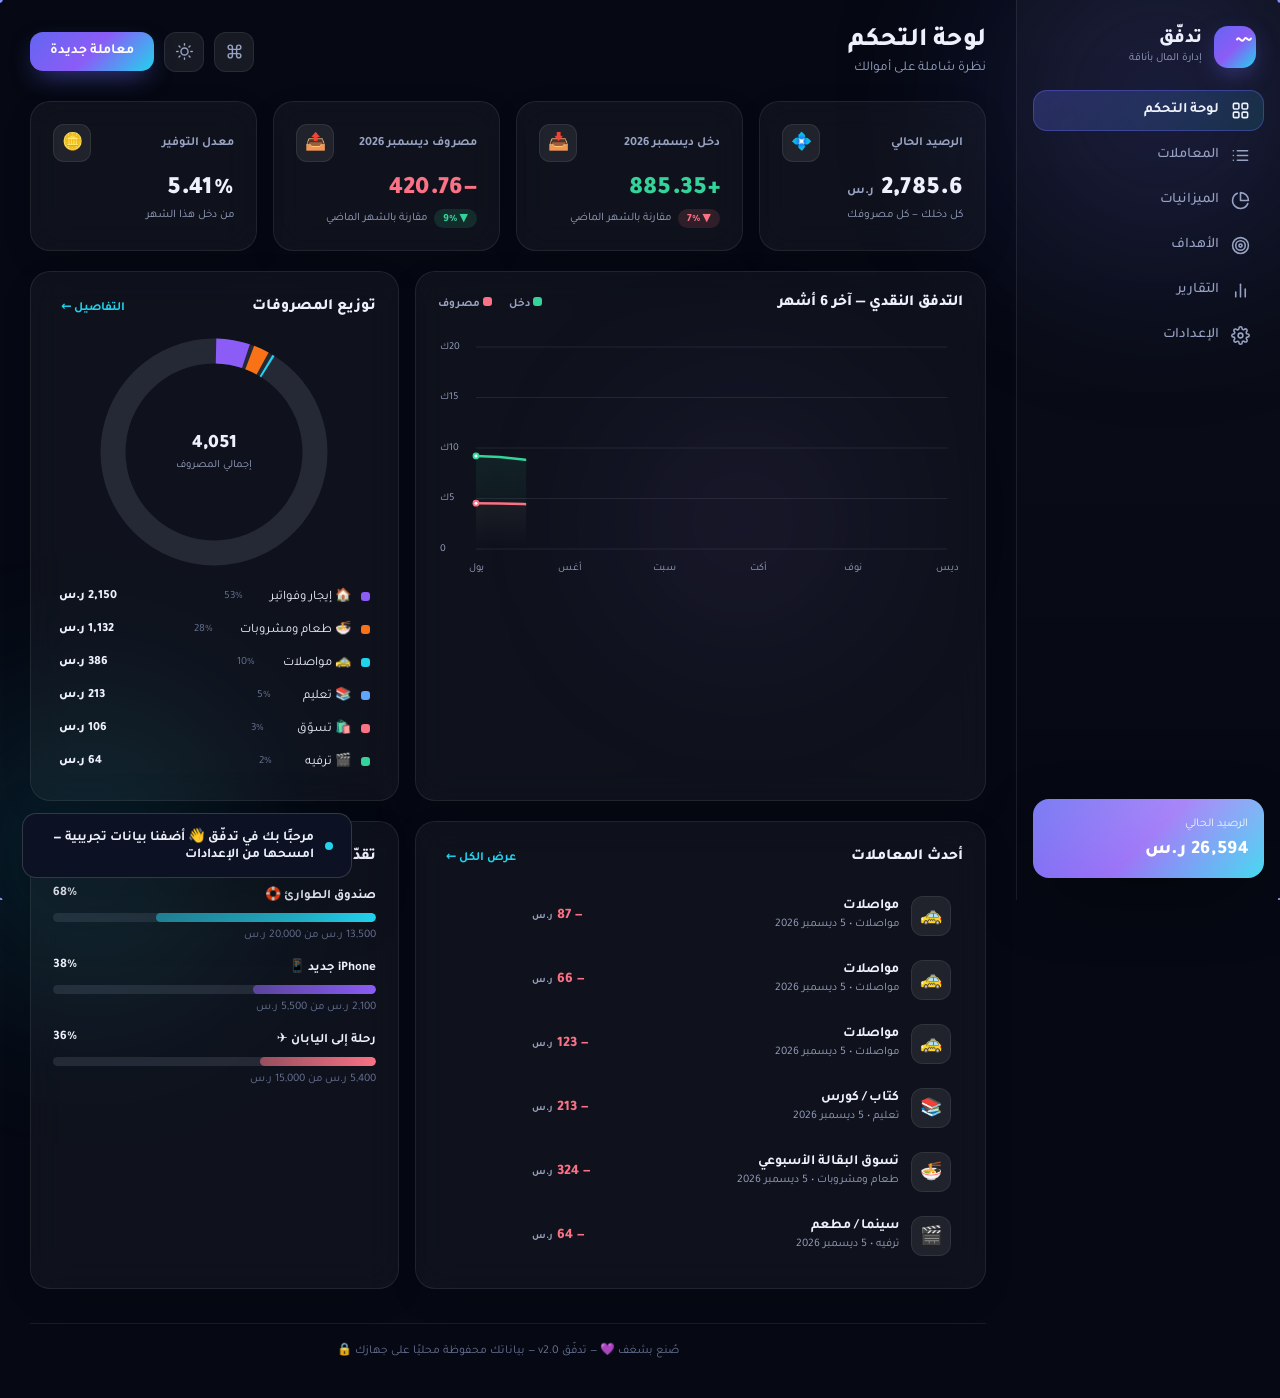
<file: index.html>
<!DOCTYPE html>
<html lang="ar" dir="rtl" data-theme="dark">
<head>
<meta charset="UTF-8"/>
<meta name="viewport" content="width=device-width, initial-scale=1.0"/>
<meta name="description" content="تدفّق — مركز ذكي لإدارة المال الشخصي: معاملات، ميزانيات، أهداف ادخار، وتحليلات مالية."/>
<meta name="theme-color" content="#060913"/>
<meta name="apple-mobile-web-app-capable" content="yes"/>
<meta name="apple-mobile-web-app-status-bar-style" content="black-translucent"/>
<meta name="apple-mobile-web-app-title" content="تدفّق"/>
<link rel="manifest" href="manifest.webmanifest"/>
<link rel="apple-touch-icon" href="icons/icon-192.png"/>
<title>تدفّق — مركز إدارة المال الشخصي</title>
<link rel="icon" href="data:image/svg+xml,%3Csvg xmlns='http://www.w3.org/2000/svg' viewBox='0 0 100 100'%3E%3Ctext y='.9em' font-size='90'%3E%F0%9F%92%A0%3C/text%3E%3C/svg%3E"/>
<link rel="preconnect" href="https://fonts.googleapis.com"/>
<link rel="preconnect" href="https://fonts.gstatic.com" crossorigin/>
<link href="https://fonts.googleapis.com/css2?family=Tajawal:wght@300;400;500;700;800;900&display=swap" rel="stylesheet"/>
<link rel="stylesheet" href="css/style.css"/>
</head>
<body>

<!-- ═══════════ شاشة البداية ═══════════ -->
<div id="splash">
  <div class="splash-inner">
    <svg class="splash-logo" viewBox="0 0 48 48" fill="none">
      <defs>
        <linearGradient id="lgSplash" x1="0" y1="0" x2="1" y2="1">
          <stop offset="0" stop-color="#818cf8"/><stop offset="1" stop-color="#22d3ee"/>
        </linearGradient>
      </defs>
      <path class="draw d1" d="M24 4 44 24 24 44 4 24Z" stroke="url(#lgSplash)" stroke-width="2.6" stroke-linejoin="round"/>
      <path class="draw d2" d="M13 27c4-9 9 9 13 0s8 8 9-1" stroke="url(#lgSplash)" stroke-width="2.6" stroke-linecap="round"/>
    </svg>
    <h1>تدفّق</h1>
    <p>مركزك الذكي لإدارة المال الشخصي</p>
    <div class="splash-bar"><span></span></div>
  </div>
</div>

<!-- ═══════════ الخلفية الحية ═══════════ -->
<canvas id="bg-canvas" aria-hidden="true"></canvas>
<div class="orb orb-a" aria-hidden="true"></div>
<div class="orb orb-b" aria-hidden="true"></div>
<div class="orb orb-c" aria-hidden="true"></div>
<div class="cursor-glow" aria-hidden="true"></div>

<!-- ═══════════ التطبيق ═══════════ -->
<div class="app">
  <aside class="sidebar">
    <div class="brand">
      <span class="brand-mark">
        <svg viewBox="0 0 24 24" fill="none" stroke="#fff" stroke-width="2" stroke-linecap="round">
          <path d="M5 13.5c2-4.5 4.5 4.5 7 0s4 3.5 7-1"/>
        </svg>
      </span>
      <div><b>تدفّق</b><span>إدارة المال بأناقة</span></div>
    </div>

    <nav class="nav">
      <button class="nav-item active" data-page="dashboard">
        <svg viewBox="0 0 24 24" fill="none" stroke="currentColor" stroke-width="2" stroke-linecap="round" stroke-linejoin="round"><rect x="3" y="3" width="7" height="7" rx="1.5"/><rect x="14" y="3" width="7" height="7" rx="1.5"/><rect x="14" y="14" width="7" height="7" rx="1.5"/><rect x="3" y="14" width="7" height="7" rx="1.5"/></svg>
        <span>لوحة التحكم</span>
      </button>
      <button class="nav-item" data-page="transactions">
        <svg viewBox="0 0 24 24" fill="none" stroke="currentColor" stroke-width="2" stroke-linecap="round" stroke-linejoin="round"><line x1="8" y1="6" x2="21" y2="6"/><line x1="8" y1="12" x2="21" y2="12"/><line x1="8" y1="18" x2="21" y2="18"/><line x1="3" y1="6" x2="3.01" y2="6"/><line x1="3" y1="12" x2="3.01" y2="12"/><line x1="3" y1="18" x2="3.01" y2="18"/></svg>
        <span>المعاملات</span>
      </button>
      <button class="nav-item" data-page="budgets">
        <svg viewBox="0 0 24 24" fill="none" stroke="currentColor" stroke-width="2" stroke-linecap="round" stroke-linejoin="round"><path d="M21.21 15.89A10 10 0 1 1 8 2.83"/><path d="M22 12A10 10 0 0 0 12 2v10z"/></svg>
        <span>الميزانيات</span>
      </button>
      <button class="nav-item" data-page="goals">
        <svg viewBox="0 0 24 24" fill="none" stroke="currentColor" stroke-width="2" stroke-linecap="round" stroke-linejoin="round"><circle cx="12" cy="12" r="10"/><circle cx="12" cy="12" r="6"/><circle cx="12" cy="12" r="2"/></svg>
        <span>الأهداف</span>
      </button>
      <button class="nav-item" data-page="reports">
        <svg viewBox="0 0 24 24" fill="none" stroke="currentColor" stroke-width="2" stroke-linecap="round" stroke-linejoin="round"><line x1="18" y1="20" x2="18" y2="10"/><line x1="12" y1="20" x2="12" y2="4"/><line x1="6" y1="20" x2="6" y2="14"/></svg>
        <span>التقارير</span>
      </button>
      <button class="nav-item" data-page="settings">
        <svg viewBox="0 0 24 24" fill="none" stroke="currentColor" stroke-width="2" stroke-linecap="round" stroke-linejoin="round"><circle cx="12" cy="12" r="3"/><path d="M19.4 15a1.65 1.65 0 0 0 .33 1.82l.06.06a2 2 0 0 1 0 2.83 2 2 0 0 1-2.83 0l-.06-.06a1.65 1.65 0 0 0-1.82-.33 1.65 1.65 0 0 0-1 1.51V21a2 2 0 0 1-2 2 2 2 0 0 1-2-2v-.09A1.65 1.65 0 0 0 9 19.4a1.65 1.65 0 0 0-1.82.33l-.06.06a2 2 0 0 1-2.83 0 2 2 0 0 1 0-2.83l.06-.06a1.65 1.65 0 0 0 .33-1.82 1.65 1.65 0 0 0-1.51-1H3a2 2 0 0 1-2-2 2 2 0 0 1 2-2h.09A1.65 1.65 0 0 0 4.6 9a1.65 1.65 0 0 0-.33-1.82l-.06-.06a2 2 0 0 1 0-2.83 2 2 0 0 1 2.83 0l.06.06a1.65 1.65 0 0 0 1.82.33H9a1.65 1.65 0 0 0 1-1.51V3a2 2 0 0 1 2-2 2 2 0 0 1 2 2v.09a1.65 1.65 0 0 0 1 1.51 1.65 1.65 0 0 0 1.82-.33l.06-.06a2 2 0 0 1 2.83 0 2 2 0 0 1 0 2.83l-.06.06a1.65 1.65 0 0 0-.33 1.82V9a1.65 1.65 0 0 0 1.51 1H21a2 2 0 0 1 2 2 2 2 0 0 1-2 2h-.09a1.65 1.65 0 0 0-1.51 1z"/></svg>
        <span>الإعدادات</span>
      </button>
    </nav>

    <div class="side-card">
      <span>الرصيد الحالي</span>
      <b id="side-balance">0</b>
      <div class="side-card-glow"></div>
    </div>
  </aside>

  <main class="main">
    <header class="topbar">
      <div class="page-head">
        <h2 id="page-title">لوحة التحكم</h2>
        <p id="page-sub"></p>
      </div>
      <div class="topbar-actions">
        <button class="icon-btn" id="palette-btn" title="لوحة الأوامر (Ctrl+K)">
          <svg viewBox="0 0 24 24" fill="none" stroke="currentColor" stroke-width="2" stroke-linecap="round" stroke-linejoin="round"><path d="M18 3a3 3 0 0 0-3 3v12a3 3 0 0 0 3 3 3 3 0 0 0 3-3 3 3 0 0 0-3-3H6a3 3 0 0 0-3 3 3 3 0 0 0 3 3 3 3 0 0 0 3-3V6a3 3 0 0 0-3-3 3 3 0 0 0-3 3 3 3 0 0 0 3 3h12a3 3 0 0 0 3-3 3 3 0 0 0-3-3z"/></svg>
        </button>
        <button class="icon-btn" id="theme-btn" title="تبديل المظهر"></button>
        <button class="btn btn-primary" id="add-btn">معاملة جديدة</button>
      </div>
    </header>

    <div class="pages">
      <section class="page active" id="page-dashboard"></section>
      <section class="page" id="page-transactions"></section>
      <section class="page" id="page-budgets"></section>
      <section class="page" id="page-goals"></section>
      <section class="page" id="page-reports"></section>
      <section class="page" id="page-settings"></section>
    </div>

    <footer class="app-footer">صُنع بشغف 💜 — تدفّق v2.0 — بياناتك محفوظة محليًا على جهازك 🔒</footer>
  </main>
</div>

<button class="fab" id="fab" aria-label="معاملة جديدة"></button>

<!-- ═══════════ نافذة المعاملة ═══════════ -->
<div class="modal-backdrop" id="tx-modal">
  <div class="modal">
    <div class="modal-head">
      <h3 id="tx-modal-title">معاملة جديدة</h3>
      <button class="icon-btn modal-close" aria-label="إغلاق"></button>
    </div>
    <form id="tx-form" novalidate>
      <div class="type-toggle">
        <button type="button" class="type-btn expense active" data-type="expense">↓ مصروف</button>
        <button type="button" class="type-btn income" data-type="income">↑ دخل</button>
      </div>
      <div class="field">
        <label>المبلغ</label>
        <div class="amount-wrap">
          <input id="tx-amount" type="number" step="0.01" min="0" placeholder="0.00" autocomplete="off"/>
          <span id="tx-currency">ر.س</span>
        </div>
      </div>
      <div class="row-2">
        <div class="field"><label>التصنيف</label><select id="tx-category"></select></div>
        <div class="field"><label>التاريخ</label><input id="tx-date" type="date"/></div>
      </div>
      <div class="field" id="tx-repeat-box">
        <label>التكرار</label>
        <div class="pills" id="tx-repeat">
          <button type="button" class="pill active" data-v="once">مرة واحدة</button>
          <button type="button" class="pill" data-v="monthly">🔁 يتكرر شهريًا</button>
        </div>
      </div>
      <div class="field hidden" id="tx-day-box">
        <label>يوم التكرار من كل شهر (1-28)</label>
        <input id="tx-day" type="number" min="1" max="28" value="1"/>
      </div>
      <div class="field">
        <label>ملاحظة (اختياري)</label>
        <input id="tx-note" type="text" maxlength="60" placeholder="مثال: قهوة الصباح ☕" autocomplete="off"/>
      </div>
      <div class="modal-foot">
        <button type="button" class="btn btn-ghost modal-close">إلغاء</button>
        <button type="submit" class="btn btn-primary">حفظ المعاملة</button>
      </div>
    </form>
  </div>
</div>

<!-- ═══════════ نافذة الهدف ═══════════ -->
<div class="modal-backdrop" id="goal-modal">
  <div class="modal">
    <div class="modal-head">
      <h3 id="goal-title-m">هدف جديد</h3>
      <button class="icon-btn modal-close" aria-label="إغلاق"></button>
    </div>
    <form id="goal-form" novalidate>
      <div class="field">
        <label>اسم الهدف</label>
        <input id="g-name" type="text" maxlength="40" placeholder="مثال: iPhone جديد 📱" autocomplete="off"/>
      </div>
      <div class="row-2">
        <div class="field"><label>المبلغ المستهدف</label><input id="g-target" type="number" min="1" step="0.01" placeholder="5000" autocomplete="off"/></div>
        <div class="field"><label>ادّخرت مسبقًا</label><input id="g-saved" type="number" min="0" step="0.01" placeholder="0" autocomplete="off"/></div>
      </div>
      <div class="field"><label>الموعد النهائي (اختياري)</label><input id="g-deadline" type="date"/></div>
      <div class="field">
        <label>اللون</label>
        <div class="swatches">
          <button type="button" class="swatch" data-color="#8b5cf6" style="background:#8b5cf6"></button>
          <button type="button" class="swatch" data-color="#22d3ee" style="background:#22d3ee"></button>
          <button type="button" class="swatch" data-color="#fb7185" style="background:#fb7185"></button>
          <button type="button" class="swatch" data-color="#34d399" style="background:#34d399"></button>
          <button type="button" class="swatch" data-color="#fbbf24" style="background:#fbbf24"></button>
          <button type="button" class="swatch" data-color="#f97316" style="background:#f97316"></button>
        </div>
      </div>
      <div class="modal-foot">
        <button type="button" class="btn btn-ghost modal-close">إلغاء</button>
        <button type="submit" class="btn btn-primary">حفظ الهدف</button>
      </div>
    </form>
  </div>
</div>

<!-- ═══════════ نافذة الإيداع ═══════════ -->
<div class="modal-backdrop" id="deposit-modal">
  <div class="modal small">
    <div class="modal-head">
      <h3>إيداع في الهدف</h3>
      <button class="icon-btn modal-close" aria-label="إغلاق"></button>
    </div>
    <form id="dep-form" novalidate>
      <p class="dep-target" id="dep-name"></p>
      <div class="field">
        <label>المبلغ</label>
        <div class="amount-wrap">
          <input type="number" id="dep-amount" min="0" step="0.01" placeholder="0.00" autocomplete="off"/>
          <span class="dep-cur">ر.س</span>
        </div>
      </div>
      <div class="modal-foot">
        <button type="button" class="btn btn-ghost modal-close">إلغاء</button>
        <button type="submit" class="btn btn-primary">إيداع</button>
      </div>
    </form>
  </div>
</div>

<!-- ═══════════ نافذة التأكيد ═══════════ -->
<div class="modal-backdrop" id="confirm-modal">
  <div class="modal small">
    <div class="modal-head">
      <h3 id="confirm-title">تأكيد</h3>
      <button class="icon-btn modal-close" aria-label="إغلاق"></button>
    </div>
    <p id="confirm-msg" class="confirm-msg"></p>
    <div class="modal-foot">
      <button class="btn btn-ghost modal-close">إلغاء</button>
      <button class="btn btn-danger" id="confirm-yes">نعم، متأكد</button>
    </div>
  </div>
</div>

<!-- ═══════════ لوحة الأوامر ═══════════ -->
<div class="modal-backdrop" id="palette-modal">
  <div class="modal palette">
    <div class="pal-head">
      <span>🔍</span>
      <input id="pal-input" type="text" placeholder="اكتب أمرًا أو ابحث في معاملاتك…" autocomplete="off"/>
      <kbd class="pal-kbd">Esc</kbd>
    </div>
    <div class="pal-list" id="pal-list"></div>
  </div>
</div>

<div class="toasts" id="toasts"></div>
<canvas id="confetti-canvas" aria-hidden="true"></canvas>
<input type="file" id="import-file" accept="application/json,.json" hidden/>

<script src="js/app.js"></script>
</body>
</html>
</file>
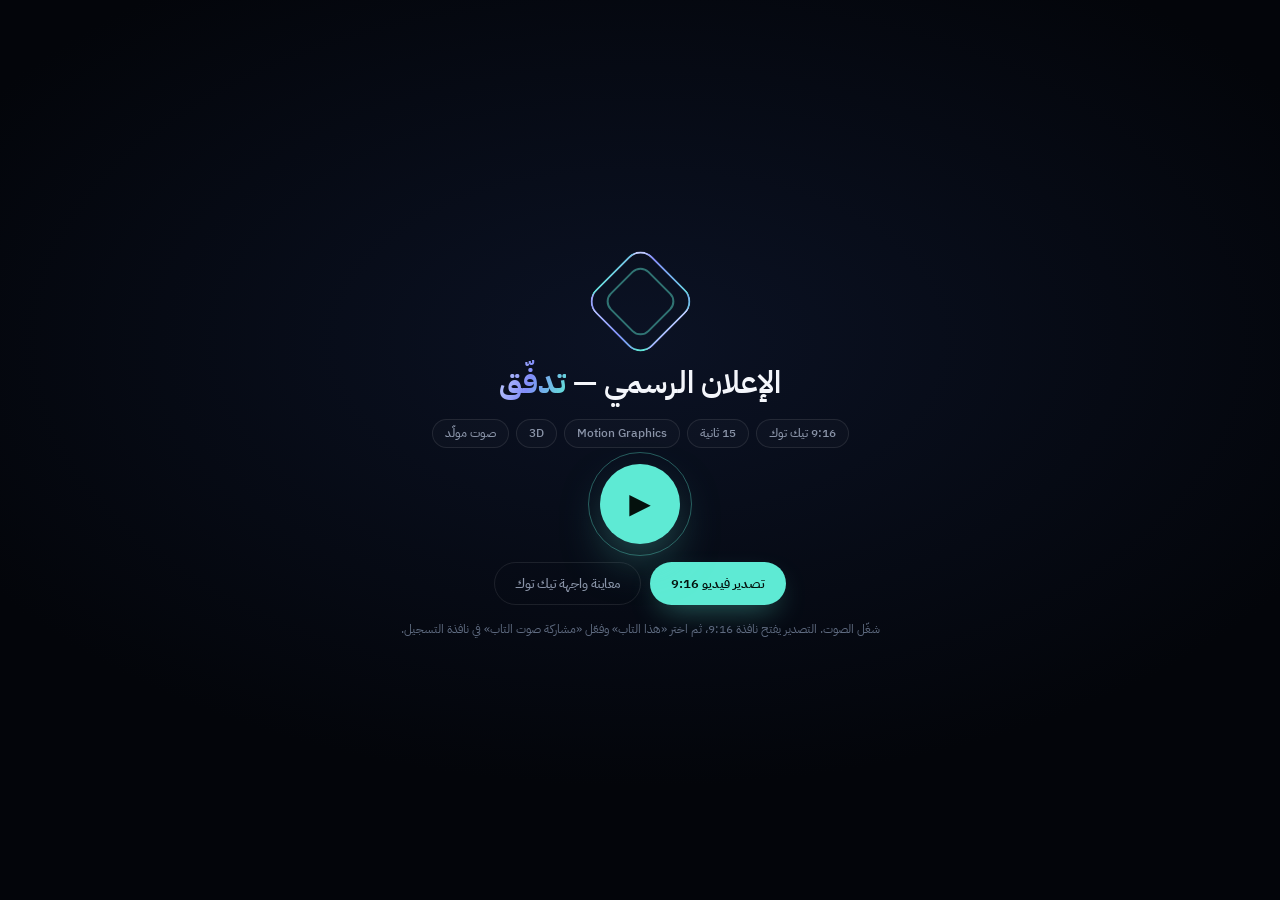
<file: ad-tiktok.html>
<!DOCTYPE html>
<html lang="ar" dir="rtl">
<head>
<meta charset="UTF-8"/>
<meta name="viewport" content="width=device-width, initial-scale=1.0, viewport-fit=cover"/>
<title>تدفّق — إعلان تيك توك 9:16 | 15 ثانية</title>
<link rel="icon" href="data:image/svg+xml,%3Csvg xmlns='http://www.w3.org/2000/svg' viewBox='0 0 100 100'%3E%3Crect x='10' y='10' width='80' height='80' rx='22' fill='%2305070c' stroke='%235eead4' stroke-width='4'/%3E%3Cpath d='M25 58c10-24 20 22 30 0s16 18 20-4' fill='none' stroke='%235eead4' stroke-width='6' stroke-linecap='round'/%3E%3C/svg%3E"/>
<link rel="preconnect" href="https://fonts.googleapis.com"/>
<link rel="preconnect" href="https://fonts.gstatic.com" crossorigin/>
<link href="https://fonts.googleapis.com/css2?family=IBM+Plex+Sans+Arabic:wght@300;400;500;600;700&display=swap" rel="stylesheet"/>
<style>
*{margin:0;padding:0;box-sizing:border-box}
:root{
  --ink:#05070c;--ink2:#080c15;--panel:#0d1220;--panel2:#121826;
  --line:rgba(255,255,255,.08);--line2:rgba(255,255,255,.14);
  --text:#f4f6fb;--muted:#8a94a8;--muted2:#5f6b80;
  --brand:#818cf8;--brand2:#c7d2fe;--mint:#5eead4;--mint2:#2dd4bf;--coral:#fb7185;
  --grad:linear-gradient(110deg,#c7d2fe 0%,#818cf8 45%,#5eead4 100%);
}
html,body{height:100%;overflow:hidden;background:var(--ink);font-family:'IBM Plex Sans Arabic',system-ui,sans-serif;color:var(--text);-webkit-font-smoothing:antialiased;user-select:none}
button{font-family:inherit;cursor:pointer}
#fit{position:fixed;inset:0;display:grid;place-items:center;background:radial-gradient(70% 60% at 50% 38%,#0a1020 0%,#03050a 78%)}
#frame{position:relative;height:min(100vh,177.78vw);width:calc(min(100vh,177.78vw)*9/16);background:var(--ink);overflow:hidden;--u:4.5px;box-shadow:0 50px 160px -40px #000,0 0 0 1px rgba(255,255,255,.05)}
canvas{position:absolute;inset:0;width:100%;height:100%}
#fx{z-index:1}
#grain{z-index:8;opacity:.035;mix-blend-mode:overlay;pointer-events:none;image-rendering:pixelated}
#vignette{position:absolute;inset:0;z-index:7;pointer-events:none;background:radial-gradient(120% 82% at 50% 44%,transparent 50%,rgba(2,4,9,.6) 100%)}
#flash{position:absolute;inset:0;z-index:9;background:#eef6ff;opacity:0;pointer-events:none}
#stage{position:absolute;inset:0;z-index:4;will-change:transform}
#dom{position:absolute;inset:0;z-index:5;pointer-events:none}

/* ─── typography ─── */
.cap{position:absolute;inset:0;display:flex;flex-direction:column;align-items:center;justify-content:center;text-align:center;gap:calc(var(--u)*2.2);padding:0 8% calc(var(--u)*12);pointer-events:none;font-weight:600;line-height:1.24}
.cap .w{position:relative;z-index:1;display:inline-block;opacity:0;transform:translateY(calc(var(--u)*4));filter:blur(5px);transition:opacity .55s cubic-bezier(.22,.9,.24,1),transform .55s cubic-bezier(.22,.9,.24,1),filter .55s cubic-bezier(.22,.9,.24,1)}
.cap.show .w{opacity:1;transform:none;filter:none}
.cap:not(.show) .w{transition-duration:.2s!important;transition-delay:0s!important}
.kicker{display:inline-flex;align-items:center;gap:calc(var(--u)*1.5);font-size:calc(var(--u)*3.1);font-weight:600;color:var(--mint);margin-bottom:calc(var(--u)*1.4)}
.kicker::before{content:"";width:calc(var(--u)*7);height:1px;background:linear-gradient(90deg,transparent,var(--mint))}
.cap1{gap:calc(var(--u)*1.2);padding-bottom:calc(var(--u)*15)}
.cap1 .line1{font-size:calc(var(--u)*13.5);font-weight:600;color:var(--text);letter-spacing:-.02em}
.cap1 .line2{font-size:calc(var(--u)*13.5);font-weight:600;color:var(--coral);letter-spacing:-.02em}
.cap2{gap:calc(var(--u)*2)}
.cap2 .big{font-size:calc(var(--u)*9.4);font-weight:600;line-height:1.3}
.cap2 .em{color:var(--coral)}
.cap2 .sub{font-size:calc(var(--u)*4);font-weight:400;color:var(--muted);margin-top:calc(var(--u)*.4)}
.capStop{font-size:calc(var(--u)*22);font-weight:700;letter-spacing:-.02em}
.capStop .w{text-shadow:0 0 calc(var(--u)*10) rgba(238,246,255,.12)}
.capLogo{gap:calc(var(--u)*1.8);padding-bottom:calc(var(--u)*16)}
.capLogo .big{font-size:calc(var(--u)*28);line-height:1;font-weight:700;background:var(--grad);-webkit-background-clip:text;background-clip:text;color:transparent}
.capLogo .sub{font-size:calc(var(--u)*4.1);font-weight:400;color:#b6c0d4;letter-spacing:.01em}
.capTop{position:absolute;top:calc(var(--u)*8);left:0;right:0;display:flex;justify-content:center;z-index:6;pointer-events:none}
.capTop span{display:inline-flex;align-items:center;gap:calc(var(--u)*1.2);font-size:calc(var(--u)*2.7);font-weight:500;color:var(--muted);opacity:0;transform:translateY(calc(var(--u)*-2));transition:opacity .5s ease,transform .5s cubic-bezier(.22,.9,.24,1)}
.capTop.show span{opacity:1;transform:none}
.capTop span::before{content:"";width:calc(var(--u)*3.4);height:1px;background:var(--mint);opacity:.7}

/* ─── phone ─── */
#phone-stage{position:absolute;inset:0;z-index:4;display:grid;place-items:center;pointer-events:none;padding-bottom:calc(var(--u)*7)}
#phone-float{animation:pfloat 7s ease-in-out infinite}
@keyframes pfloat{0%,100%{transform:translateY(calc(var(--u)*-1.2)) rotate(-.6deg)}50%{transform:translateY(calc(var(--u)*1.2)) rotate(.6deg)}}
#phone{width:calc(var(--u)*50);aspect-ratio:9/19.5;border-radius:calc(var(--u)*6.6);position:relative;background:linear-gradient(155deg,#1b2233 0%,#0b0f18 55%,#070a11 100%);border:1px solid rgba(255,255,255,.14);box-shadow:0 calc(var(--u)*9) calc(var(--u)*20) calc(var(--u)*-5) rgba(0,0,0,.9),inset 0 0 0 1px rgba(255,255,255,.05),0 0 0 calc(var(--u)*.5) rgba(0,0,0,.6);opacity:0;transform:translateY(38%) scale(.86);transition:transform 1.15s cubic-bezier(.18,.84,.22,1),opacity .8s ease;overflow:hidden}
#phone.in{opacity:1;transform:translateY(0) scale(1)}
#phone.out{opacity:0;transform:translateY(-32%) scale(.9);transition-duration:.7s}
#phone .notch{position:absolute;top:calc(var(--u)*1.5);left:50%;transform:translateX(-50%);width:32%;height:calc(var(--u)*2.5);border-radius:99px;background:#03050a;border:1px solid rgba(255,255,255,.05);z-index:3}
.p-screen{position:absolute;inset:calc(var(--u)*1);border-radius:calc(var(--u)*5.8);background:#0a0e17;overflow:hidden;padding:calc(var(--u)*2.2) calc(var(--u)*2);display:flex;flex-direction:column;gap:calc(var(--u)*1.25)}
.p-status{display:flex;justify-content:space-between;align-items:center;font-size:calc(var(--u)*1.2);color:#6f7a90;font-weight:500;padding-top:calc(var(--u)*.4)}
.p-status svg{height:calc(var(--u)*1.2);width:auto;display:block}
.p-hello{display:flex;align-items:center;justify-content:space-between;font-size:calc(var(--u)*1.35);color:var(--muted);font-weight:400;margin-top:calc(var(--u)*.4)}
.p-avatar{width:calc(var(--u)*3.2);height:calc(var(--u)*3.2);border-radius:50%;background:rgba(94,234,212,.12);border:1px solid rgba(94,234,212,.3);display:grid;place-items:center;font-size:calc(var(--u)*1.2);color:var(--mint);font-weight:600}
.p-hero{border-radius:calc(var(--u)*2.2);background:linear-gradient(160deg,#151c2c,#0f1421);border:1px solid rgba(255,255,255,.08);padding:calc(var(--u)*1.8) calc(var(--u)*2);position:relative;overflow:hidden}
.p-hero::before{content:"";position:absolute;top:0;left:0;right:0;height:1px;background:linear-gradient(90deg,transparent,rgba(94,234,212,.7),transparent)}
.p-hero .lbl{font-size:calc(var(--u)*1.15);color:var(--muted);font-weight:400}
.p-hero b{display:block;font-size:calc(var(--u)*2.7);font-weight:600;margin-top:calc(var(--u)*.4);letter-spacing:-.01em}
.p-hero b small{font-size:calc(var(--u)*1.2);font-weight:400;color:var(--muted);margin-inline-start:calc(var(--u)*.5)}
.p-up{display:inline-flex;align-items:center;gap:calc(var(--u)*.4);color:var(--mint);font-size:calc(var(--u)*1.1);font-weight:500;margin-top:calc(var(--u)*.5);background:rgba(94,234,212,.08);border:1px solid rgba(94,234,212,.18);border-radius:99px;padding:calc(var(--u)*.3) calc(var(--u)*.8)}
.p-chart{display:block;width:100%;height:calc(var(--u)*8.4)}
.p-chart .grid{stroke:rgba(255,255,255,.05);stroke-width:1}
.p-chart path.line{stroke:var(--mint);stroke-width:1.8;fill:none;stroke-linecap:round;stroke-dasharray:420;stroke-dashoffset:420;animation:dash 1.4s .3s cubic-bezier(.2,.8,.2,1) forwards;animation-play-state:paused}
.p-chart path.fill{opacity:0;animation:fadein .6s 1.1s forwards;animation-play-state:paused}
#phone.in .p-chart path.line,#phone.in .p-chart path.fill{animation-play-state:running}
.p-sec{display:flex;justify-content:space-between;align-items:baseline;font-size:calc(var(--u)*1.45);font-weight:600;color:var(--text);margin-top:calc(var(--u)*.2)}
.p-sec small{font-size:calc(var(--u)*1.05);font-weight:400;color:var(--mint)}
.p-bud{display:flex;flex-direction:column;gap:calc(var(--u)*.45)}
.p-bud .l{display:flex;justify-content:space-between;font-size:calc(var(--u)*1.15);color:var(--muted);font-weight:400}
.p-bud .l b{color:var(--text);font-weight:500}
.p-bud .bar{height:calc(var(--u)*.9);border-radius:99px;background:rgba(255,255,255,.06);overflow:hidden}
.p-bud .bar i{display:block;height:100%;border-radius:99px;background:linear-gradient(90deg,var(--mint2),var(--mint));transform-origin:right;transform:scaleX(0);animation:barw 1s .9s cubic-bezier(.2,.8,.2,1) forwards;animation-play-state:paused}
.p-bud.b2 .bar i{background:linear-gradient(90deg,#818cf8,#a5b4fc)}
.p-bud.b3 .bar i{background:linear-gradient(90deg,#fbbf24,#f59e0b)}
#phone.in .p-bud .bar i{animation-play-state:running}
.p-tx{display:flex;align-items:center;gap:calc(var(--u)*1);padding:calc(var(--u)*.9) 0;border-top:1px solid rgba(255,255,255,.06);font-size:calc(var(--u)*1.25);font-weight:400;color:var(--muted);opacity:0;transform:translateX(calc(var(--u)*3));animation:slidein .6s forwards;animation-play-state:paused}
.p-tx .ic{width:calc(var(--u)*2.6);height:calc(var(--u)*2.6);border-radius:calc(var(--u)*.9);background:rgba(255,255,255,.05);display:grid;place-items:center;color:var(--text);flex:0 0 auto}
.p-tx .ic svg{width:calc(var(--u)*1.4);height:calc(var(--u)*1.4)}
.p-tx .n{color:var(--text);font-weight:500}
.p-tx .c{font-size:calc(var(--u)*.95);color:var(--muted2);display:block;margin-top:calc(var(--u)*.1)}
.p-tx .a{margin-inline-start:auto;font-weight:600;font-size:calc(var(--u)*1.25)}
.p-tx .a.minus{color:var(--coral)}.p-tx .a.plus{color:var(--mint)}
.p-tx.t1{animation-delay:.6s}.p-tx.t2{animation-delay:.85s}.p-tx.t3{animation-delay:1.1s}
#phone.in .p-tx{animation-play-state:running}
.p-goal{display:flex;align-items:center;gap:calc(var(--u)*1.1);margin-top:calc(var(--u)*.5);padding:calc(var(--u)*1) calc(var(--u)*1.2);border-radius:calc(var(--u)*1.8);background:rgba(94,234,212,.05);border:1px solid rgba(94,234,212,.16);opacity:0;transform:translateX(calc(var(--u)*3));animation:slidein .6s 1.3s forwards;animation-play-state:paused}
#phone.in .p-goal{animation-play-state:running}
.p-goal .ring{width:calc(var(--u)*3.4);height:calc(var(--u)*3.4);border-radius:50%;background:conic-gradient(var(--mint) 0 72%,rgba(255,255,255,.09) 0);position:relative;flex:0 0 auto}
.p-goal .ring::after{content:"";position:absolute;inset:calc(var(--u)*.72);border-radius:50%;background:#0a0e17}
.p-goal .t{display:flex;flex-direction:column;line-height:1.4;min-width:0}
.p-goal .t b{font-size:calc(var(--u)*1.25);font-weight:600}
.p-goal .t small{font-size:calc(var(--u)*.98);color:var(--muted);font-weight:400;white-space:nowrap}
.p-goal .v{margin-inline-start:auto;font-size:calc(var(--u)*1.35);font-weight:600;color:var(--mint)}
.p-nav{margin-top:auto;display:flex;justify-content:space-around;align-items:center;padding-top:calc(var(--u)*1);border-top:1px solid rgba(255,255,255,.06);color:#4e596e}
.p-nav svg{width:calc(var(--u)*2.3);height:calc(var(--u)*2.3)}
.p-nav .on{color:var(--mint)}
@keyframes dash{to{stroke-dashoffset:0}}
@keyframes fadein{to{opacity:1}}
@keyframes barw{to{transform:scaleX(1)}}
@keyframes slidein{to{opacity:1;transform:none}}

/* ─── feature label ─── */
#feature{position:absolute;left:0;right:0;top:calc(var(--u)*143);display:flex;justify-content:center;z-index:6;pointer-events:none;opacity:0;transform:translateY(calc(var(--u)*1.2));transition:opacity .45s ease,transform .45s cubic-bezier(.22,.9,.24,1)}
#feature.show{opacity:1;transform:none}
.feature-inner{display:flex;align-items:center;gap:calc(var(--u)*1.4);padding:calc(var(--u)*1.6) calc(var(--u)*3);border:1px solid rgba(255,255,255,.1);border-radius:99px;background:rgba(10,14,24,.72);backdrop-filter:blur(16px);font-size:calc(var(--u)*3.1);font-weight:400;color:var(--muted);white-space:nowrap}
.feature-inner svg{width:calc(var(--u)*3.6);height:calc(var(--u)*3.6);color:var(--mint);flex:0 0 auto}
.feature-inner b{font-weight:600;color:var(--text)}
#dots{position:absolute;top:calc(var(--u)*153);left:0;right:0;display:flex;justify-content:center;gap:calc(var(--u)*1);z-index:6;opacity:0;transition:opacity .4s ease}
#dots.show{opacity:1}
#dots i{width:calc(var(--u)*1.6);height:calc(var(--u)*1.6);border-radius:50%;background:rgba(255,255,255,.14);transition:.35s}
#dots i.on{background:var(--mint);box-shadow:0 0 calc(var(--u)*1.6) rgba(94,234,212,.6)}

/* ─── outro ─── */
#outro{position:absolute;inset:0;z-index:6;display:flex;flex-direction:column;align-items:center;justify-content:center;gap:calc(var(--u)*1.8);padding-bottom:calc(var(--u)*9);pointer-events:none}
#outro>*{opacity:0;transform:translateY(calc(var(--u)*3));transition:.6s cubic-bezier(.22,.9,.24,1)}
#outro.show>*{opacity:1;transform:none}
#outro .o-mark{width:calc(var(--u)*11);filter:drop-shadow(0 0 calc(var(--u)*4) rgba(94,234,212,.25))}
#outro .o-name{font-size:calc(var(--u)*22);font-weight:700;line-height:1;background:var(--grad);-webkit-background-clip:text;background-clip:text;color:transparent;letter-spacing:-.02em}
#outro .o-tag{font-size:calc(var(--u)*4.6);font-weight:400;color:var(--muted)}
#outro .o-tag .em{color:var(--mint);font-weight:500}
#outro .o-cta{pointer-events:auto;margin-top:calc(var(--u)*1.8);background:var(--mint);color:#04110d;border:none;font-size:calc(var(--u)*4.1);font-weight:600;padding:calc(var(--u)*2.6) calc(var(--u)*7);border-radius:99px;box-shadow:0 calc(var(--u)*4) calc(var(--u)*12) calc(var(--u)*-4) rgba(94,234,212,.55);transition:transform .3s}
#outro .o-cta:hover{transform:translateY(-1px)}
#outro .o-url{font-size:calc(var(--u)*2.9);color:#98a3b8;font-weight:400;letter-spacing:.02em;direction:ltr}
#outro .o-trust{font-size:calc(var(--u)*2.6);color:#9aa5ba;font-weight:400;margin-top:calc(var(--u)*.2)}
#outro.show .o-mark{transition-delay:.05s}#outro.show .o-name{transition-delay:.15s}#outro.show .o-tag{transition-delay:.3s}#outro.show .o-cta{transition-delay:.45s}#outro.show .o-url{transition-delay:.55s}#outro.show .o-trust{transition-delay:.62s}

/* ─── tiktok preview ─── */
#ttui{position:absolute;inset:0;z-index:10;pointer-events:none;opacity:0;transition:.3s;color:#fff;font-weight:500}
#ttui.on{opacity:1}
#ttui .tt-top{position:absolute;top:calc(var(--u)*3.4);left:0;right:0;display:flex;justify-content:center;gap:calc(var(--u)*4);font-size:calc(var(--u)*2.9);color:rgba(255,255,255,.6)}
#ttui .tt-top b{color:#fff;border-bottom:1px solid #fff;padding-bottom:calc(var(--u)*.7);font-weight:600}
#ttui .rail{position:absolute;right:calc(var(--u)*2.4);bottom:calc(var(--u)*26);display:flex;flex-direction:column;gap:calc(var(--u)*3);align-items:center}
#ttui .avatar{width:calc(var(--u)*8.4);height:calc(var(--u)*8.4);border-radius:50%;border:1px solid rgba(255,255,255,.8);background:var(--panel2);display:grid;place-items:center;font-size:calc(var(--u)*3.2);color:var(--mint)}
#ttui .ic{display:flex;flex-direction:column;align-items:center;gap:calc(var(--u)*.4);font-size:calc(var(--u)*3.8);text-shadow:0 calc(var(--u)*.3) calc(var(--u)*1.2) rgba(0,0,0,.6)}
#ttui .ic small{font-size:calc(var(--u)*1.9);font-weight:500}
#ttui .tt-cap{position:absolute;right:calc(var(--u)*3);left:calc(var(--u)*14);bottom:calc(var(--u)*9);display:flex;flex-direction:column;gap:calc(var(--u)*.8);text-align:right;text-shadow:0 calc(var(--u)*.3) calc(var(--u)*1) rgba(0,0,0,.8)}
#ttui .tt-cap b{font-size:calc(var(--u)*3.1);font-weight:600}
#ttui .tt-cap span{font-size:calc(var(--u)*2.5);font-weight:400;line-height:1.45;color:rgba(255,255,255,.9)}
#ttui .tt-cap em{font-size:calc(var(--u)*2.3);font-style:normal;font-weight:400;color:rgba(255,255,255,.75);display:flex;align-items:center;gap:calc(var(--u)*.8)}
#ttui .tt-line{position:absolute;left:0;right:0;bottom:0;height:2px;background:rgba(255,255,255,.14)}
#ttui .tt-line i{display:block;height:100%;width:60%;background:rgba(255,255,255,.8)}

#progress{position:absolute;bottom:0;left:0;right:0;height:2px;z-index:12;background:rgba(255,255,255,.06);pointer-events:none}
#progress i{display:block;height:100%;width:0;background:linear-gradient(90deg,var(--brand),var(--mint))}
#hud{position:absolute;bottom:calc(var(--u)*3);left:calc(var(--u)*3);z-index:13;display:flex;gap:calc(var(--u)*1.2);opacity:.4;transition:.3s}
#hud:hover{opacity:1}
#hud button{width:calc(var(--u)*6.6);height:calc(var(--u)*6.6);border-radius:calc(var(--u)*1.8);background:rgba(10,14,24,.7);border:1px solid rgba(255,255,255,.1);color:#cdd6f4;font-size:calc(var(--u)*2.7);backdrop-filter:blur(10px)}
#hud button:hover{background:rgba(255,255,255,.08)}
body.recording #hud,body.recording #progress,body.recording #ttui{display:none!important}

/* ─── gate ─── */
#gate{position:fixed;inset:0;z-index:50;background:radial-gradient(80% 65% at 50% 38%,#0b1224 0%,#03050a 76%);display:flex;flex-direction:column;align-items:center;justify-content:center;gap:14px;padding:22px;text-align:center;transition:opacity .5s,visibility .5s}
#gate.off{opacity:0;visibility:hidden}
.g-mark{width:clamp(60px,9vh,84px);height:clamp(60px,9vh,84px);position:relative;transform:rotate(45deg);margin-bottom:6px}
.g-mark::before,.g-mark::after{content:"";position:absolute;inset:0;border-radius:22%;border:2px solid transparent}
.g-mark::before{background:var(--grad);-webkit-mask:linear-gradient(#000 0 0) padding-box,linear-gradient(#000 0 0);-webkit-mask-composite:xor;mask-composite:exclude;animation:gspin 8s linear infinite}
.g-mark::after{inset:16%;border-color:rgba(94,234,212,.45);animation:gspin 6s linear infinite reverse}
@keyframes gspin{to{transform:rotate(360deg)}}
.g-wave{position:absolute;inset:26%;display:grid;place-items:center;transform:rotate(-45deg)}
.g-wave svg{width:60%;overflow:visible}
.g-wave path{stroke:var(--text);stroke-width:2;fill:none;stroke-linecap:round;stroke-dasharray:80;stroke-dashoffset:80;animation:draww 3s ease-in-out infinite}
@keyframes draww{50%{stroke-dashoffset:0}100%{stroke-dashoffset:-80}}
#gate h1{font-size:clamp(21px,3.4vh,32px);font-weight:600;line-height:1.4}
#gate h1 b{background:var(--grad);-webkit-background-clip:text;background-clip:text;color:transparent}
.g-meta{display:flex;gap:7px;flex-wrap:wrap;justify-content:center;max-width:560px}
.g-meta span{font-size:11.5px;font-weight:500;color:var(--muted);border:1px solid rgba(255,255,255,.09);border-radius:99px;padding:5px 12px;background:rgba(255,255,255,.02)}
#play{width:clamp(62px,9vh,80px);height:clamp(62px,9vh,80px);border-radius:50%;border:none;background:var(--mint);color:#04110d;font-size:clamp(22px,3.6vh,28px);display:grid;place-items:center;box-shadow:0 20px 50px -14px rgba(94,234,212,.55);transition:.3s;position:relative;margin:2px}
#play:hover{transform:scale(1.06)}
#play::after{content:"";position:absolute;inset:-12px;border-radius:50%;border:1px solid rgba(94,234,212,.35);animation:ripple 2s ease-out infinite}
@keyframes ripple{from{transform:scale(.88);opacity:1}to{transform:scale(1.28);opacity:0}}
.g-row{display:flex;gap:9px;flex-wrap:wrap;justify-content:center;margin-top:2px}
.gbtn{display:inline-flex;align-items:center;gap:7px;border:1px solid rgba(255,255,255,.12);background:rgba(255,255,255,.04);color:var(--text);font-size:13px;font-weight:500;padding:11px 20px;border-radius:99px;transition:.25s}
.gbtn:hover{background:rgba(255,255,255,.08);transform:translateY(-1px)}
.gbtn.ghost{background:transparent;border-color:rgba(255,255,255,.09);color:var(--muted)}
.gbtn.rec{background:var(--mint);border-color:transparent;color:#04110d;font-weight:600;box-shadow:0 12px 30px -10px rgba(94,234,212,.45)}
.g-note{font-size:12px;color:var(--muted2);font-weight:400;max-width:520px;line-height:1.7}
.g-studio{font-size:12px;color:var(--mint);font-weight:500;display:none}
body.studio .g-studio{display:block}

/* ─── endcard ─── */
#endcard{position:fixed;inset:0;z-index:45;display:grid;place-items:center;background:rgba(3,5,10,.55);backdrop-filter:blur(12px);opacity:0;visibility:hidden;transition:.5s;padding:20px}
#endcard.on{opacity:1;visibility:visible}
.e-card{display:flex;flex-direction:column;align-items:center;gap:10px;background:rgba(10,14,24,.94);border:1px solid rgba(255,255,255,.1);border-radius:22px;padding:28px 30px;box-shadow:0 40px 100px -20px #000;text-align:center;max-width:92vw}
.e-title{font-size:21px;font-weight:600}
.e-sub{font-size:12.5px;color:var(--muted);font-weight:400;margin-bottom:4px}
.e-row{display:flex;gap:8px;flex-wrap:wrap;justify-content:center}
.e-row button,.e-row a,.e-rec{border:none;text-decoration:none;display:inline-flex;align-items:center;gap:7px;font-size:13.5px;font-weight:500;padding:11px 22px;border-radius:99px;transition:.25s;color:var(--text)}
.e-again{background:rgba(255,255,255,.05);color:var(--muted);border:1px solid rgba(255,255,255,.1)!important}
.e-again:hover{background:rgba(255,255,255,.09)}
.e-open{background:var(--mint);color:#04110d!important;font-weight:600}
.e-rec{background:rgba(251,113,133,.12);color:var(--coral);border:1px solid rgba(251,113,133,.3)!important}
.e-note{font-size:11px;color:var(--muted2);font-weight:400}

/* ─── count/toast/help ─── */
#count{position:fixed;inset:0;z-index:60;display:none;place-items:center;background:rgba(2,4,10,.72);backdrop-filter:blur(8px);font-size:min(26vw,160px);font-weight:600;color:var(--mint);text-shadow:0 0 50px rgba(94,234,212,.3)}
#count.on{display:grid}
#count span{animation:cpop .8s ease}
@keyframes cpop{0%{transform:scale(.6);opacity:0}30%{transform:scale(1);opacity:1}100%{transform:scale(1.1);opacity:0}}
#toast{position:fixed;bottom:24px;left:50%;transform:translate(-50%,16px);z-index:70;background:rgba(10,14,24,.96);border:1px solid rgba(255,255,255,.1);color:var(--text);font-size:13px;font-weight:400;padding:11px 20px;border-radius:99px;opacity:0;visibility:hidden;transition:.3s;box-shadow:0 16px 40px -10px #000;max-width:90vw;text-align:center}
#toast.on{opacity:1;visibility:visible;transform:translate(-50%,0)}
#recHelp{position:fixed;inset:0;z-index:55;display:none;place-items:center;background:rgba(2,4,10,.72);backdrop-filter:blur(8px);padding:20px}
#recHelp.on{display:grid}
.rh-card{max-width:460px;background:rgba(10,14,24,.97);border:1px solid rgba(255,255,255,.1);border-radius:20px;padding:24px;display:flex;flex-direction:column;gap:12px;box-shadow:0 40px 100px -20px #000}
.rh-card h3{font-size:17px;font-weight:600}
.rh-card ol{padding-inline-start:20px;display:flex;flex-direction:column;gap:7px;font-size:13px;color:var(--muted);line-height:1.7;font-weight:400}
.rh-card b{color:var(--text);font-weight:500}
.rh-actions{display:flex;gap:8px;justify-content:flex-start;margin-top:4px;flex-wrap:wrap}

/* ─── capture ─── */
body.capture #gate,body.capture #endcard,body.capture #hud,body.capture #progress,body.capture #ttui{display:none!important}
body.capture *{transition-duration:0s!important;transition-delay:0s!important}
body.capture .cap.show .w,body.capture .capTop.show span,body.capture #feature.show,body.capture #outro.show>*{opacity:1!important;filter:none!important;transform:none!important}
body.capture #phone.in{opacity:1!important;transform:translateY(0) scale(1)!important}
body.capture .p-chart path.line{stroke-dashoffset:0!important}
body.capture .p-chart path.fill{opacity:1!important}
body.capture .p-bud .bar i{transform:scaleX(1)!important}
body.capture .p-tx{opacity:1!important;transform:none!important}
body.capture .p-goal{opacity:1!important;transform:none!important}

</style>
</head>
<body>
<div id="fit"><div id="frame">
  <canvas id="fx"></canvas>

  <div id="stage">
    <div id="dom">
      <div class="cap cap1" id="cap1">
        <span class="w kicker">كل شهر</span>
        <span class="w line1">راتبك…</span>
        <span class="w line2" style="transition-delay:.12s">وين يروح؟</span>
      </div>
      <div class="cap cap2" id="cap2">
        <span class="w kicker">المشكلة</span>
        <span class="w big">كل شهر <span class="em">نفس القصة</span></span>
        <span class="w sub" style="transition-delay:.18s">تصرف… بلا ما تحس</span>
      </div>
      <div class="cap capStop" id="capStop"><span class="w">توقّف.</span></div>
      <div class="cap capLogo" id="capLogo">
        <span class="w big">تدفّق</span>
        <span class="w sub" style="transition-delay:.2s">مالك… تحت سيطرتك</span>
      </div>
      <div class="capTop" id="capTop"><span>منصة مالية ذكية</span></div>
    </div>

    <div id="phone-stage"><div id="phone-float"><div id="phone">
      <div class="notch"></div>
      <div class="p-screen">
        <div class="p-status">
          <span>9:41</span>
          <span style="display:flex;align-items:center;gap:calc(var(--u)*.6)">
            <svg viewBox="0 0 18 12" fill="currentColor" aria-hidden="true"><rect x="0" y="8" width="2.4" height="4" rx="1"/><rect x="5" y="5.5" width="2.4" height="6.5" rx="1"/><rect x="10" y="3" width="2.4" height="9" rx="1"/><rect x="15" y="0" width="2.4" height="12" rx="1"/></svg>
            <svg viewBox="0 0 16 12" fill="none" stroke="currentColor" stroke-width="1.3" stroke-linecap="round" aria-hidden="true"><path d="M1.2 4.2a11 11 0 0 1 13.6 0"/><path d="M3.6 7a7.4 7.4 0 0 1 8.8 0"/><path d="M6 9.6a3.5 3.5 0 0 1 4 0"/><circle cx="8" cy="11" r=".7" fill="currentColor" stroke="none"/></svg>
            <svg viewBox="0 0 22 12" fill="none" stroke="currentColor" stroke-width="1.1" aria-hidden="true"><rect x="1" y="1" width="18" height="10" rx="2.4"/><rect x="3" y="3" width="12" height="6" rx="1.1" fill="currentColor" stroke="none"/><path d="M21 4.5v3" stroke-linecap="round"/></svg>
          </span>
        </div>
        <div class="p-hello"><span>مساء الخير</span><span class="p-avatar">ت</span></div>
        <div class="p-hero">
          <span class="lbl">الرصيد الحالي</span>
          <b>28,381.50 <small>ر.س</small></b>
          <span class="p-up">▲ 12.4% هذا الشهر</span>
        </div>
        <svg class="p-chart" viewBox="0 0 200 64" preserveAspectRatio="none" aria-hidden="true">
          <defs>
            <linearGradient id="pg" x1="0" y1="0" x2="0" y2="1"><stop offset="0" stop-color="#5eead4" stop-opacity=".22"/><stop offset="1" stop-color="#5eead4" stop-opacity="0"/></linearGradient>
          </defs>
          <g class="grid"><line x1="0" y1="16" x2="200" y2="16"/><line x1="0" y1="32" x2="200" y2="32"/><line x1="0" y1="48" x2="200" y2="48"/></g>
          <path class="fill" d="M4 50 C28 46 40 30 62 34 S96 50 118 40 150 16 172 20 190 14 196 15 L196 64 L4 64 Z" fill="url(#pg)" stroke="none"/>
          <path class="line" d="M4 50 C28 46 40 30 62 34 S96 50 118 40 150 16 172 20 190 14 196 15" fill="none"/>
          <circle cx="196" cy="15" r="2.2" fill="#5eead4"/>
        </svg>
        <div class="p-sec"><span>الميزانية</span><small>عرض الكل</small></div>
        <div class="p-bud b1"><div class="l"><span>طعام ومشروبات</span><b>62%</b></div><div class="bar"><i style="width:62%"></i></div></div>
        <div class="p-bud b2"><div class="l"><span>مواصلات</span><b>38%</b></div><div class="bar"><i style="width:38%"></i></div></div>
        <div class="p-bud b3"><div class="l"><span>أهداف</span><b>84%</b></div><div class="bar"><i style="width:84%"></i></div></div>
        <div class="p-sec"><span>آخر المعاملات</span><small>عرض الكل</small></div>
        <div class="p-tx t1">
          <span class="ic"><svg viewBox="0 0 24 24" fill="none" stroke="currentColor" stroke-width="1.6" stroke-linecap="round" aria-hidden="true"><path d="M4 11h16"/><path d="M6 11a6 6 0 0 0 12 0"/><path d="M9 4v3M12 3v4M15 4v3"/></svg></span>
          <span><span class="n">مطعم</span><span class="c">طعام ومشروبات</span></span>
          <span class="a minus">−120</span>
        </div>
        <div class="p-tx t2">
          <span class="ic"><svg viewBox="0 0 24 24" fill="none" stroke="currentColor" stroke-width="1.6" stroke-linecap="round" aria-hidden="true"><rect x="3" y="7" width="18" height="13" rx="2"/><path d="M8 7V5a2 2 0 0 1 2-2h4a2 2 0 0 1 2 2v2M3 12h18"/></svg></span>
          <span><span class="n">راتب شهري</span><span class="c">دخل • تلقائي</span></span>
          <span class="a plus">+8,500</span>
        </div>
        <div class="p-tx t3">
          <span class="ic"><svg viewBox="0 0 24 24" fill="none" stroke="currentColor" stroke-width="1.6" stroke-linecap="round" aria-hidden="true"><path d="M5 9h12v6a4 4 0 0 1-4 4H9a4 4 0 0 1-4-4z"/><path d="M17 10h1.5a2 2 0 0 1 0 4H17"/><path d="M8 5c0-.8.8-.8.8-1.6M11.5 5c0-.8.8-.8.8-1.6"/></svg></span>
          <span><span class="n">قهوة</span><span class="c">طعام ومشروبات</span></span>
          <span class="a minus">−18</span>
        </div>
        <div class="p-goal">
          <span class="ring"></span>
          <span class="t"><b>هدف: سيارة</b><small>7,200 من 10,000 ر.س</small></span>
          <span class="v">72%</span>
        </div>
        <div class="p-nav">
          <svg viewBox="0 0 24 24" fill="none" stroke="currentColor" stroke-width="1.6" stroke-linecap="round" stroke-linejoin="round" aria-hidden="true"><path d="M3 10.5 12 3l9 7.5V21H3z"/><path d="M9 21v-6h6v6"/></svg>
          <svg class="on" viewBox="0 0 24 24" fill="none" stroke="currentColor" stroke-width="1.6" stroke-linecap="round" aria-hidden="true"><path d="M4 20V10M10 20V4M16 20v-7M22 20H2"/></svg>
          <svg viewBox="0 0 24 24" fill="none" stroke="currentColor" stroke-width="1.6" aria-hidden="true"><circle cx="12" cy="12" r="9"/><circle cx="12" cy="12" r="5"/><circle cx="12" cy="12" r="1.5" fill="currentColor" stroke="none"/></svg>
          <svg viewBox="0 0 24 24" fill="none" stroke="currentColor" stroke-width="1.6" stroke-linecap="round" stroke-linejoin="round" aria-hidden="true"><circle cx="12" cy="12" r="3"/><path d="M19.4 15a1.7 1.7 0 0 0 .3 1.9l.1.1a2 2 0 1 1-2.8 2.8l-.1-.1a1.7 1.7 0 0 0-1.9-.3 1.7 1.7 0 0 0-1 1.5V21a2 2 0 1 1-4 0v-.1a1.7 1.7 0 0 0-1.1-1.5 1.7 1.7 0 0 0-1.9.3l-.1.1a2 2 0 1 1-2.8-2.8l.1-.1a1.7 1.7 0 0 0 .3-1.9 1.7 1.7 0 0 0-1.5-1H3a2 2 0 1 1 0-4h.1a1.7 1.7 0 0 0 1.5-1.1 1.7 1.7 0 0 0-.3-1.9l-.1-.1a2 2 0 1 1 2.8-2.8l.1.1a1.7 1.7 0 0 0 1.9.3H9a1.7 1.7 0 0 0 1-1.5V3a2 2 0 1 1 4 0v.1a1.7 1.7 0 0 0 1 1.5 1.7 1.7 0 0 0 1.9-.3l.1-.1a2 2 0 1 1 2.8 2.8l-.1.1a1.7 1.7 0 0 0-.3 1.9V9a1.7 1.7 0 0 0 1.5 1H21a2 2 0 1 1 0 4h-.1a1.7 1.7 0 0 0-1.5 1z"/></svg>
        </div>
      </div>
    </div></div></div>

    <div id="feature"><div class="feature-inner"><svg id="featureIcon" viewBox="0 0 24 24" fill="none" stroke="currentColor" stroke-width="1.7" stroke-linecap="round" stroke-linejoin="round" aria-hidden="true"><path d="M4 19V5M4 19h16"/><path d="m7 15 4-5 3 3 5-7"/></svg><span id="featureText"><b>تحليلات ذكية</b> تقرأ عاداتك</span></div></div>
    <div id="dots"><i></i><i></i><i></i></div>

    <div id="outro">
      <svg class="o-mark" viewBox="0 0 48 48" fill="none" aria-hidden="true">
        <defs><linearGradient id="og" x1="0" y1="0" x2="1" y2="1"><stop offset="0" stop-color="#c7d2fe"/><stop offset=".5" stop-color="#818cf8"/><stop offset="1" stop-color="#5eead4"/></linearGradient></defs>
        <path d="M24 4 44 24 24 44 4 24Z" stroke="url(#og)" stroke-width="1.8" stroke-linejoin="round"/>
        <path d="M13 27c4-9 9 9 13 0s8 8 9-1" stroke="url(#og)" stroke-width="1.8" stroke-linecap="round"/>
      </svg>
      <div class="o-name">تدفّق</div>
      <div class="o-tag">مالك… <span class="em">تحت سيطرتك</span></div>
      <button class="o-cta" onclick="window.open('https://lock2666.github.io/tadafuq/','_blank')">جرّبه الآن — مجانًا</button>
      <div class="o-url">lock2666.github.io/tadafuq</div>
      <div class="o-trust">بدون تسجيل • يعمل دون اتصال • بياناتك عندك</div>
    </div>
  </div>

  <canvas id="grain"></canvas>
  <div id="vignette"></div>
  <div id="flash"></div>

  <div id="progress"><i id="pbar"></i></div>

  <div id="ttui">
    <div class="tt-top"><span>متابَع</span><b>لك</b><span>🔍</span></div>
    <div class="rail">
      <div class="avatar">ت</div>
      <div class="ic">♡<small>128K</small></div>
      <div class="ic">💬<small>2.3K</small></div>
      <div class="ic">↗<small>9,412</small></div>
      <div class="ic">↗<small>شارك</small></div>
    </div>
    <div class="tt-cap">
      <b>@tadafuq</b>
      <span>مالك… تحت سيطرتك • #مالية #توفير #تدفق</span>
      <em>♫ الصوت الأصلي — تدفّق</em>
    </div>
    <div class="tt-line"><i></i></div>
  </div>

  <div id="hud">
    <button id="mute" title="كتم الصوت (M)">🔊</button>
    <button id="replayHud" title="إعادة (R)">⟲</button>
    <button id="ttHud" title="معاينة واجهة تيك توك">◉</button>
  </div>
</div></div>

<div id="gate">
  <div class="g-mark"><div class="g-wave"><svg viewBox="0 0 44 24"><path d="M4 15 C10 2 15 24 22 12 S33 20 40 8"/></svg></div></div>
  <h1 id="gTitle">الإعلان الرسمي — <b>تدفّق</b></h1>
  <div class="g-meta"><span>9:16 تيك توك</span><span>15 ثانية</span><span>Motion Graphics</span><span>3D</span><span>صوت مولّد</span></div>
  <button id="play" title="تشغيل">▶</button>
  <div class="g-row">
    <button id="recBtn" class="gbtn rec">تصدير فيديو 9:16</button>
    <button id="ttBtn" class="gbtn ghost">معاينة واجهة تيك توك</button>
  </div>
  <div class="g-studio">وضع الاستوديو 9:16 — سجّل هذه النافذة وستحصل على فيديو عمودي جاهز</div>
  <div class="g-note">شغّل الصوت. التصدير يفتح نافذة 9:16، ثم اختر «هذا التاب» وفعّل «مشاركة صوت التاب» في نافذة التسجيل.</div>
</div>

<div id="endcard">
  <div class="e-card">
    <div class="e-title">انتهى العرض</div>
    <div class="e-sub">15 ثانية • جاهز للنشر على تيك توك</div>
    <div class="e-row">
      <button class="e-again" id="againBtn">إعادة التشغيل</button>
      <a class="e-open" href="https://lock2666.github.io/tadafuq/" target="_blank">افتح التطبيق</a>
    </div>
    <button class="e-rec" id="recEnd">تصدير الفيديو</button>
    <div class="e-note">WEBM • 9:16 • مع الصوت عند مشاركة التاب</div>
  </div>
</div>

<div id="recHelp">
  <div class="rh-card">
    <h3>تصدير الفيديو — 3 خطوات</h3>
    <ol>
      <li>اضغط <b>«بدء التسجيل»</b> واختر <b>«هذا التاب»</b> (This Tab).</li>
      <li>فعّل <b>«مشاركة صوت التاب»</b> ليُسجَّل الصوت.</li>
      <li>سيبدأ العدّ ثم الإعلان تلقائيًا، وسيُحفظ الفيديو بعد 15 ثانية.</li>
    </ol>
    <div class="rh-actions">
      <button class="gbtn rec rh-start" id="rhStart">بدء التسجيل</button>
      <button class="gbtn ghost" id="rhCancel">إلغاء</button>
    </div>
  </div>
</div>

<div id="count"></div>
<div id="toast"></div>

<script>

'use strict';
/* ═══════════════════════════════════════════════════════════
   تدفّق — إعلان تيك توك 9:16 | 15 ثانية
   محرك Canvas 3D + تايبوغرافيا حركية + صوت مولّد + تصدير
   ═══════════════════════════════════════════════════════════ */
const $=s=>document.querySelector(s), $$=s=>document.querySelectorAll(s);
const clamp=(v,a,b)=>Math.max(a,Math.min(b,v));
const lerp=(a,b,t)=>a+(b-a)*t;
const easeO=t=>1-Math.pow(1-t,3);
const TAU=Math.PI*2;
const rnd=(a=0,b=1)=>a+Math.random()*(b-a);

const frame=$('#frame'), fx=$('#fx'), ctx=fx.getContext('2d'), grain=$('#grain'), gctx=grain.getContext('2d');
let W=0,H=0,U=1,DPR=1;
function resize(){
  DPR=Math.min(2,devicePixelRatio||1);
  W=frame.clientWidth||360; H=frame.clientHeight||640;
  U=W/100;
  frame.style.setProperty('--u',U+'px');
  for(const c of [fx,grain]){ c.width=Math.round(W*DPR); c.height=Math.round(H*DPR); }
  ctx.setTransform(DPR,0,0,DPR,0,0);
  gctx.setTransform(DPR,0,0,DPR,0,0);
  if(window.__capReady) window.__capReady();
}
resize(); addEventListener('resize',resize);
if(window.ResizeObserver) new ResizeObserver(()=>resize()).observe(frame);

/* ─── الخط الزمني ─── */
const DUR=15;
const QS=new URLSearchParams(location.search);
const CAPTURE=QS.has('capture');
const SEEK_T=QS.has('t')?clamp(parseFloat(QS.get('t'))||0,0,DUR):null;
const SC={hook:0,agitate:2.2,turn:4.4,logo:5.9,product:7.6,outro:11.6};
const FLASHES=[{t:4.4,v:.5},{t:5.9,v:.14},{t:7.6,v:.08},{t:11.6,v:.28},{t:14.5,v:.1}];
const SHAKES=[{t:4.4,a:9},{t:11.6,a:5},{t:14.5,a:2}];
function sceneAt(t){
  if(t<SC.agitate) return 'hook';
  if(t<SC.turn) return 'agitate';
  if(t<SC.logo) return 'turn';
  if(t<SC.product) return 'logo';
  if(t<SC.outro) return 'product';
  return 'outro';
}

/* ─── geometry / camera ─── */
const OCT_V=[[0,-1,0],[0,1,0],[1,0,0],[-1,0,0],[0,0,1],[0,0,-1]];
const OCT_E=[[0,2],[0,3],[0,4],[0,5],[1,2],[1,3],[1,4],[1,5],[2,4],[4,3],[3,5],[5,2]];
const OCT_F=[[0,2,4],[0,4,3],[0,3,5],[0,5,2],[1,4,2],[1,3,4],[1,5,3],[1,2,5]];
function rot3(p,ry,rx){
  const cy=Math.cos(ry),sy=Math.sin(ry),cx=Math.cos(rx),sx=Math.sin(rx);
  const x=p[0]*cy+p[2]*sy, z=-p[0]*sy+p[2]*cy, y=p[1];
  return [x, y*cx-z*sx, y*sx+z*cx];
}
let camZ=-560, camSX=0, camSY=0;
function project(x,y,z){
  const f=900, s=f/(f+z-camZ);
  return {x:W/2+camSX+x*s, y:H/2+camSY+y*s, s};
}
function shakeAt(t){
  let x=0,y=0;
  for(const s of SHAKES){
    const a=t-s.t;
    if(a>=0&&a<.45){ const d=(1-a/.45)*s.a*U*.4; x+=Math.sin(a*70)*d; y+=Math.cos(a*90)*d*.8; }
  }
  return {x,y};
}

/* ─── dust ─── */
const DUST=[];
for(let i=0;i<120;i++){
  const r=Math.random();
  DUST.push({
    x:rnd(-W,W), y:rnd(-H,H), z:rnd(-400,400),
    s1:Math.random(), s2:Math.random(), s3:Math.random(), s4:Math.random(),
    size:.45+Math.random()*1.05,
    col:r<.45?'#5eead4':r<.78?'#a5b4fc':'#e8edf7',
    red:Math.random()<.16,
  });
}
function dustTarget(p,t,scene){
  const ang=p.s1*TAU+t*(.1+p.s2*.14);
  if(scene==='hook'){
    return {x:(p.s1-.5)*W*1.15+Math.cos(ang)*U*3, y:(p.s2-.5)*H*1.1+Math.sin(ang)*U*3, z:(p.s4-.5)*320};
  }
  if(scene==='agitate'){
    const side=p.s1>.5?1:-1;
    return {x:side*U*(32+14*p.s3), y:(p.s2-.5)*H*.95, z:(p.s4-.5)*300};
  }
  if(scene==='turn'){
    const rr=U*(28+24*p.s3);
    return {x:Math.cos(ang)*rr, y:Math.sin(ang)*rr*.85, z:(p.s4-.5)*260};
  }
  if(scene==='logo'){
    return {x:(p.s1-.5)*W*1.2, y:(p.s2-.5)*H*1.05, z:(p.s4-.5)*300};
  }
  if(scene==='product'){
    const side=p.s1>.5?1:-1;
    return {x:side*U*(32+14*p.s3), y:(p.s2-.5)*H*.92, z:(p.s4-.5)*280};
  }
  return {x:(p.s1-.5)*W*1.1, y:(p.s2-.5)*H*1.1, z:(p.s4-.5)*280};
}
function simDust(t,scene){
  const k=scene==='agitate'?.12:.07;
  for(const p of DUST){
    const q=dustTarget(p,t,scene);
    p.x=lerp(p.x,q.x,k); p.y=lerp(p.y,q.y,k); p.z=lerp(p.z,q.z,k);
  }
}
function drawDust(t,scene){
  ctx.save();
  const mul={hook:.5,agitate:.38,turn:.4,logo:.3,product:.3,outro:.35}[scene]||.4;
  for(const p of DUST){
    const pr=project(p.x,p.y,p.z);
    const sz=Math.max(.5,p.size*U*.5*pr.s);
    const a=clamp(pr.s*.6,.04,.5)*mul;
    ctx.globalAlpha=a;
    ctx.fillStyle=scene==='agitate'&&p.red?'#fb7185':p.col;
    ctx.beginPath(); ctx.arc(pr.x,pr.y,sz,0,TAU); ctx.fill();
  }
  ctx.restore();
}

/* ─── backdrop ─── */
function drawGrid(t,scene){
  const a=scene==='product'?.018:scene==='outro'?.022:.035;
  const step=U*8, off=(t*U*1.2)%step;
  ctx.save(); ctx.strokeStyle=`rgba(255,255,255,${a})`; ctx.lineWidth=1;
  ctx.beginPath();
  for(let x=-off;x<=W+step;x+=step){ctx.moveTo(x,0);ctx.lineTo(x,H);}
  for(let y=-off;y<=H+step;y+=step){ctx.moveTo(0,y);ctx.lineTo(W,y);}
  ctx.stroke();
  ctx.strokeStyle=`rgba(94,234,212,${a*.7})`;
  ctx.beginPath(); ctx.moveTo(0,H*.5); ctx.lineTo(W,H*.5); ctx.stroke();
  ctx.restore();
}
function drawAurora(t,scene){
  const x1=W*.5+Math.sin(t*.25)*W*.08, y1=H*.36;
  const g1=ctx.createRadialGradient(x1,y1,0,x1,y1,W*.68);
  g1.addColorStop(0,scene==='agitate'?'rgba(251,113,133,.07)':'rgba(99,102,241,.09)');
  g1.addColorStop(1,'rgba(99,102,241,0)');
  ctx.fillStyle=g1; ctx.fillRect(0,0,W,H);
  const x2=W*.5+Math.cos(t*.2)*W*.1, y2=H*.74;
  const g2=ctx.createRadialGradient(x2,y2,0,x2,y2,W*.5);
  g2.addColorStop(0,'rgba(94,234,212,.045)');
  g2.addColorStop(1,'rgba(94,234,212,0)');
  ctx.fillStyle=g2; ctx.fillRect(0,0,W,H);
}

/* ─── signature flow line ─── */
function flowPoints(t,scene){
  const pts=[];
  if(scene==='hook'||scene==='agitate'){
    const n=72;
    for(let i=0;i<=n;i++){
      const x=i/n;
      let y;
      if(scene==='hook'){
        y=.60+Math.sin(x*TAU*1.15+t*.55)*.026+(x-.5)*.015;
      }else{
        const dip=Math.exp(-Math.pow((x-.57)/.11,2));
        y=.54+Math.sin(x*TAU*1.5-t*.5)*.016+dip*.19;
      }
      pts.push({x:x*W,y:y*H});
    }
  }else if(scene==='turn'){
    const n=72, rr=U*37;
    for(let i=0;i<=n;i++){
      const a=-Math.PI/2+i/n*TAU;
      pts.push({x:W/2+Math.cos(a)*rr, y:H/2+Math.sin(a)*rr*.9});
    }
  }else if(scene==='logo'){
    const n=40, half=W*.21;
    for(let i=0;i<=n;i++) pts.push({x:W/2-half+i/n*half*2, y:H*.575});
  }
  return pts;
}
function drawFlow(t,scene){
  if(scene!=='hook'&&scene!=='agitate'&&scene!=='turn'&&scene!=='logo') return;
  const pts=flowPoints(t,scene);
  if(pts.length<2) return;
  const prog=clamp((t-SC[scene])/1.5,0,1);
  const count=Math.max(2,Math.floor(pts.length*prog));
  const c1=scene==='agitate'?'#fb7185':'#818cf8';
  const c2=scene==='agitate'?'#f43f5e':'#5eead4';
  ctx.save(); ctx.lineCap='round'; ctx.lineJoin='round';
  ctx.lineWidth=Math.max(1.2,U*.3);
  const g=ctx.createLinearGradient(0,0,W,0);
  g.addColorStop(0,c1); g.addColorStop(1,c2);
  ctx.strokeStyle=g; ctx.globalAlpha=.72;
  ctx.beginPath();
  for(let i=0;i<count;i++){const q=pts[i];i?ctx.lineTo(q.x,q.y):ctx.moveTo(q.x,q.y);}
  ctx.stroke();
  if(prog<1){
    const q=pts[count-1];
    ctx.globalAlpha=.95; ctx.fillStyle=c2;
    ctx.beginPath(); ctx.arc(q.x,q.y,Math.max(1.6,U*.55),0,TAU); ctx.fill();
  }
  if(scene==='agitate'){
    ctx.globalAlpha=.28; ctx.strokeStyle='#fb7185'; ctx.lineWidth=1;
    for(let i=8;i<pts.length;i+=9){const q=pts[i];ctx.beginPath();ctx.moveTo(q.x,q.y);ctx.lineTo(q.x,q.y+U*2.2);ctx.stroke();}
  }
  ctx.restore();
}

/* ─── crystal ─── */
function drawCrystal(t,scene){
  let alpha=0;
  if(scene==='turn') alpha=clamp((t-4.8)/.55,0,1);
  if(scene==='logo') alpha=clamp(1-(t-5.9)/.4,0,1);
  if(alpha<=0) return;
  const grow=easeO(clamp((t-4.8)/.9,0,1));
  const R=U*31*(.25+.75*grow);
  const ry=t*.5, rx=Math.sin(t*.45)*.25;
  const Q=OCT_V.map(v=>rot3(v,ry,rx));
  const P=Q.map(q=>project(q[0]*R,q[1]*R,q[2]*R));
  ctx.save();
  const cg=ctx.createRadialGradient(W/2,H/2,0,W/2,H/2,R*.95);
  cg.addColorStop(0,'rgba(94,234,212,.16)');
  cg.addColorStop(.5,'rgba(129,140,248,.07)');
  cg.addColorStop(1,'rgba(129,140,248,0)');
  ctx.globalAlpha=alpha; ctx.fillStyle=cg;
  ctx.beginPath(); ctx.arc(W/2,H/2,R*.95,0,TAU); ctx.fill();
  /* وجوه زجاجية شبه شفافة بترتيب العمق (خوارزمية الرسّام) */
  const faces=OCT_F
    .map((f,i)=>({f,i,z:(Q[f[0]][2]+Q[f[1]][2]+Q[f[2]][2])/3}))
    .sort((a,b)=>b.z-a.z);
  const fg=ctx.createLinearGradient(W/2-R,H/2-R,W/2+R,H/2+R);
  fg.addColorStop(0,'rgba(199,210,254,.16)');
  fg.addColorStop(.55,'rgba(129,140,248,.08)');
  fg.addColorStop(1,'rgba(94,234,212,.12)');
  for(const {f,z} of faces){
    const near=1-clamp((z+1)/2,0,1);
    ctx.globalAlpha=alpha*(.22+.6*near);
    ctx.fillStyle=fg;
    ctx.beginPath();
    ctx.moveTo(P[f[0]].x,P[f[0]].y);
    ctx.lineTo(P[f[1]].x,P[f[1]].y);
    ctx.lineTo(P[f[2]].x,P[f[2]].y);
    ctx.closePath(); ctx.fill();
  }
  const g=ctx.createLinearGradient(W/2-R,0,W/2+R,0);
  g.addColorStop(0,'#818cf8'); g.addColorStop(.5,'#c7d2fe'); g.addColorStop(1,'#5eead4');
  ctx.lineJoin='round';
  for(const [lw,aa] of [[3.2,.14],[1.05,1]]){
    ctx.strokeStyle=g; ctx.globalAlpha=alpha*aa; ctx.lineWidth=lw;
    ctx.beginPath();
    for(const [a,b] of OCT_E){ctx.moveTo(P[a].x,P[a].y);ctx.lineTo(P[b].x,P[b].y);}
    ctx.stroke();
  }
  ctx.globalAlpha=alpha;
  for(const pr of P){ctx.fillStyle='#e8edf7';ctx.beginPath();ctx.arc(pr.x,pr.y,Math.max(.8,U*.55),0,TAU);ctx.fill();}
  /* لمعة الرأس */
  const top=P[0];
  const tg=ctx.createRadialGradient(top.x,top.y,0,top.x,top.y,U*6);
  tg.addColorStop(0,`rgba(238,246,255,${(.45*alpha).toFixed(3)})`);
  tg.addColorStop(1,'rgba(238,246,255,0)');
  ctx.fillStyle=tg;
  ctx.beginPath(); ctx.arc(top.x,top.y,U*6,0,TAU); ctx.fill();
  const R2=R*.44;
  const P2=OCT_V.map(v=>{const q=rot3(v,ry+.6,rx);return project(q[0]*R2,q[1]*R2,q[2]*R2);});
  ctx.globalAlpha=alpha*.28; ctx.strokeStyle='#5eead4'; ctx.lineWidth=.8;
  ctx.beginPath();
  for(const [a,b] of OCT_E){ctx.moveTo(P2[a].x,P2[a].y);ctx.lineTo(P2[b].x,P2[b].y);}
  ctx.stroke();
  ctx.restore();
}

/* ─── grain / draw ─── */
const gnv=document.createElement('canvas'); gnv.width=160; gnv.height=90;
const gnctx=gnv.getContext('2d');
let grainTick=0;
function drawGrain(){
  if((grainTick++%3)===0){
    const img=gnctx.createImageData(160,90), d=img.data;
    for(let i=0;i<d.length;i+=4){const v=Math.random()*255|0;d[i]=d[i+1]=d[i+2]=v;d[i+3]=34;}
    gnctx.putImageData(img,0,0);
  }
  gctx.clearRect(0,0,W,H);
  gctx.drawImage(gnv,Math.random()*-20,Math.random()*-20,W+40,H+40);
}

function draw(t){
  const scene=sceneAt(t);
  const bg=ctx.createLinearGradient(0,0,0,H);
  bg.addColorStop(0,'#070b14');
  bg.addColorStop(.55,'#05070c');
  bg.addColorStop(1,'#03050a');
  ctx.fillStyle=bg; ctx.fillRect(0,0,W,H);

  const cams=[[0,-560],[2.2,-500],[4.4,-460],[5.9,-420],[7.6,-380],[11.6,-340],[15,-360]];
  for(let i=0;i<cams.length-1;i++){
    if(t>=cams[i][0]&&t<=cams[i+1][0]){
      const p=easeO((t-cams[i][0])/(cams[i+1][0]-cams[i][0]));
      camZ=lerp(cams[i][1],cams[i+1][1],p); break;
    }
  }
  const sh=shakeAt(t); camSX=sh.x; camSY=sh.y;

  drawAurora(t,scene);
  drawGrid(t,scene);
  drawFlow(t,scene);
  simDust(t,scene);
  drawDust(t,scene);
  drawCrystal(t,scene);
  drawGrain();
}


/* ─── الصوت المولّد ─── */
let AC=null, master=null, noiseBuf=null, live=[], muted=false;
function ensureAudio(){
  if(AC) return;
  AC=new (window.AudioContext||window.webkitAudioContext)();
  master=AC.createGain(); master.gain.value=muted?0:.85;
  const comp=AC.createDynamicsCompressor(); comp.threshold.value=-18; comp.ratio.value=6;
  master.connect(comp); comp.connect(AC.destination);
  noiseBuf=AC.createBuffer(1,AC.sampleRate*2,AC.sampleRate);
  const d=noiseBuf.getChannelData(0);
  for(let i=0;i<d.length;i++) d[i]=Math.random()*2-1;
}
function track(n){live.push(n);return n;}
function tone({type='sine',f0=440,f1=0,at=0,dur=.4,vol=.2,attack=.01,filt=0}){
  if(!AC) return;
  const o=AC.createOscillator(); o.type=type;
  o.frequency.setValueAtTime(f0,at);
  if(f1) o.frequency.exponentialRampToValueAtTime(Math.max(1,f1),at+dur);
  const g=AC.createGain();
  g.gain.setValueAtTime(0,at);
  g.gain.linearRampToValueAtTime(vol,at+attack);
  g.gain.exponentialRampToValueAtTime(.0001,at+dur);
  if(filt){const lp=AC.createBiquadFilter();lp.type='lowpass';lp.frequency.value=filt;o.connect(g);g.connect(lp);lp.connect(master);}
  else{o.connect(g);g.connect(master);}
  o.start(at); o.stop(at+dur+.05); track(o);
}
function noise({at=0,dur=.3,vol=.2,f0=800,f1=0,q=1,type='bandpass'}){
  if(!AC) return;
  const src=AC.createBufferSource(); src.buffer=noiseBuf; src.loop=true;
  const bp=AC.createBiquadFilter(); bp.type=type; bp.Q.value=q;
  bp.frequency.setValueAtTime(f0,at);
  if(f1) bp.frequency.exponentialRampToValueAtTime(f1,at+dur);
  const g=AC.createGain();
  g.gain.setValueAtTime(0,at);
  g.gain.linearRampToValueAtTime(vol,at+.02);
  g.gain.exponentialRampToValueAtTime(.0001,at+dur);
  src.connect(bp); bp.connect(g); g.connect(master);
  src.start(at); src.stop(at+dur+.05); track(src);
}
function kick(at){tone({type:'sine',f0:150,f1:42,at,dur:.22,vol:.55,filt:220});}
function bass(at,f){tone({type:'sawtooth',f0:f,at,dur:.2,vol:.085,filt:280});}

function scheduleAudio(){
  const t=AC.currentTime+.06;
  // درون سينمائي
  const lp=AC.createBiquadFilter(); lp.type='lowpass'; lp.frequency.value=240;
  const dg=AC.createGain(); dg.gain.setValueAtTime(0,t); dg.gain.linearRampToValueAtTime(.11,t+1);
  dg.gain.setValueAtTime(.11,t+13.8); dg.gain.linearRampToValueAtTime(0,t+15.1);
  lp.connect(dg); dg.connect(master);
  for(const [f,ty] of [[55,'sawtooth'],[55.5,'sawtooth'],[27.5,'sine']]){
    const o=AC.createOscillator(); o.type=ty; o.frequency.value=f;
    const g=AC.createGain(); g.gain.value=.5;
    o.connect(g); g.connect(lp); o.start(t); o.stop(t+15.2); track(o);
  }
  // نبض القلب
  for(let i=0;i<5;i++) tone({type:'sine',f0:62,f1:38,at:t+.15+i*.45,dur:.2,vol:.12,filt:220});
  // تكات
  for(let i=0;i<16;i++) noise({at:t+.5+i*.25,dur:.05,vol:.035,f0:7000,f1:5000,q:.8,type:'highpass'});
  // تصاعد
  noise({at:t+3.5,dur:.9,vol:.16,f0:300,f1:5000,q:1.2});
  tone({type:'sine',f0:90,f1:700,at:t+3.5,dur:.9,vol:.07});
  // الصدمة الكبرى
  tone({type:'sine',f0:180,f1:34,at:t+4.4,dur:.7,vol:.85,filt:400});
  noise({at:t+4.4,dur:.5,vol:.32,f0:1200,f1:100,type:'lowpass'});
  // أجراس البلّورة
  [880,1174,1568,2093].forEach((f,i)=>tone({type:'sine',f0:f,at:t+4.85+i*.18,dur:.6,vol:.07}));
  // كشف الاسم
  tone({type:'sine',f0:150,f1:42,at:t+5.9,dur:.5,vol:.5,filt:360});
  [523,659,784].forEach((f,i)=>tone({type:'triangle',f0:f,at:t+5.95+i*.04,dur:1.4,vol:.045}));
  // إيقاع المنتج
  for(let i=0;i<8;i++) kick(t+7.6+i*.5);
  for(let i=0;i<16;i++) noise({at:t+7.6+i*.25,dur:.04,vol:.04,f0:8000,type:'highpass'});
  for(let i=0;i<16;i++) bass(t+7.6+i*.25,i%4===0?55:82.5);
  const arp=[523,659,784,1047,784,659];
  for(let i=0;i<18;i++) tone({type:'triangle',f0:arp[i%arp.length],at:t+9+i*.14,dur:.14,vol:.03,filt:4000});
  // نقرات الشرائح
  [8.6,9.6,10.6].forEach(tt=>tone({type:'square',f0:1800,at:t+tt,dur:.04,vol:.05,filt:2600}));
  // تصاعد الختام
  noise({at:t+10.9,dur:.7,vol:.14,f0:400,f1:6000,q:1.2});
  // صدمة الختام + لمعان
  tone({type:'sine',f0:160,f1:36,at:t+11.6,dur:.6,vol:.7,filt:380});
  noise({at:t+11.6,dur:.4,vol:.22,f0:900,f1:120,type:'lowpass'});
  [1047,1319,1568,2093,2637].forEach((f,i)=>tone({type:'sine',f0:f,at:t+11.65+i*.08,dur:.9,vol:.05}));
  // وسادة الختام
  [[220,.045,3.2],[277,.035,3.2],[330,.035,3],[415,.025,2.6]].forEach(([f,v,d])=>{
    const o=AC.createOscillator(); o.type='triangle'; o.frequency.value=f;
    const g=AC.createGain();
    g.gain.setValueAtTime(0,t+11.6); g.gain.linearRampToValueAtTime(v,t+12.2); g.gain.linearRampToValueAtTime(0,t+11.6+d);
    o.connect(g); g.connect(master); o.start(t+11.6); o.stop(t+15); track(o);
  });
  tone({type:'sine',f0:96,f1:48,at:t+14.5,dur:.45,vol:.35,filt:300});
}
function stopAudio(){for(const n of live){try{n.stop();}catch(e){}} live=[];}

/* ─── مزامنة الواجهة ─── */
const PH=$('#phone'), DOTS=[...$$('#dots i')];
function restartPhone(){
  PH.classList.remove('in','out');
  PH.style.display='none'; void PH.offsetWidth; PH.style.display='';
}
const FEATS=[
  {from:8.55,to:9.55,icon:'<path d="M4 19V5M4 19h16"/><path d="m7 15 4-5 3 3 5-7"/>',text:'<b>تحليلات ذكية</b> تقرأ عاداتك'},
  {from:9.6,to:10.55,icon:'<path d="M4 12a8 8 0 0 1 13.7-5.7L20 8"/><path d="M20 4v4h-4"/><path d="M20 12a8 8 0 0 1-13.7 5.7L4 16"/><path d="M4 20v-4h4"/>',text:'<b>معاملاتك</b> تُسجَّل تلقائيًا'},
  {from:10.6,to:11.55,icon:'<circle cx="12" cy="12" r="9"/><circle cx="12" cy="12" r="5"/><circle cx="12" cy="12" r="1.4" fill="currentColor" stroke="none"/>',text:'<b>أهدافك</b> تتحقق أمام عينيك'}
];
let featIdx=-1;
function domSync(t){
  const on=(sel,c)=>$(sel).classList.toggle('show',c);
  on('#cap1',t>=.2&&t<2.05);
  on('#cap2',t>=2.3&&t<4.35);
  on('#capStop',t>=4.45&&t<5.2);
  on('#capLogo',t>=5.95&&t<7.55);
  on('#capTop',t>=8.05&&t<11.55);
  const fi=FEATS.findIndex(f=>t>=f.from&&t<f.to);
  $('#feature').classList.toggle('show',fi>=0);
  if(fi>=0&&fi!==featIdx){
    featIdx=fi;
    $('#featureIcon').innerHTML=FEATS[fi].icon;
    $('#featureText').innerHTML=FEATS[fi].text;
  }
  const active=t>=10.6?2:t>=9.6?1:t>=8.55?0:-1;
  DOTS.forEach((d,i)=>d.classList.toggle('on',i===active));
  $('#dots').classList.toggle('show',t>=8.4&&t<11.6);
  PH.classList.toggle('in',t>=7.6&&t<11.9);
  PH.classList.toggle('out',t>=11.9);
  $('#outro').classList.toggle('show',t>=11.9);
  $('#pbar').style.width=clamp(t/DUR*100,0,100)+'%';
  let fl=0;
  for(const f of FLASHES){const a=t-f.t;if(a>=0&&a<.5) fl=Math.max(fl,f.v*(1-a/.5));}
  $('#flash').style.opacity=fl.toFixed(3);
  const sh=shakeAt(t);
  $('#stage').style.transform=`translate(${sh.x.toFixed(1)}px,${sh.y.toFixed(1)}px)`;
}

/* ─── التشغيل ─── */
let t0=null, playing=false, raf=null;
const debug={t:0};
function now(){return playing?(performance.now()-t0)/1000:0;}
function resetShow(){
  ['#cap1','#cap2','#capStop','#capLogo','#capTop','#feature','#outro'].forEach(s=>$(s).classList.remove('show'));
  featIdx=-1;
  DOTS.forEach(d=>d.classList.remove('on'));
  $('#dots').classList.remove('show');
  $('#endcard').classList.remove('on');
  restartPhone();
}
function startShow(withAudio){
  resetShow();
  if(withAudio){
    ensureAudio();
    if(AC.state==='suspended') AC.resume().catch(()=>{});
    stopAudio(); scheduleAudio();
  }
  t0=performance.now(); playing=true;
  cancelAnimationFrame(raf); raf=requestAnimationFrame(loop);
}
function finish(){
  playing=false; cancelAnimationFrame(raf);
  domSync(DUR-.001); draw(DUR-.001);
  if(recording) stopRecording();
  else showEndcard();
}
function loop(){
  const t=now(); debug.t=t;
  if(t>=DUR){finish();return;}
  draw(t); domSync(t);
  raf=requestAnimationFrame(loop);
}

/* ─── واجهة النهاية والتحكم ─── */
function showEndcard(){$('#endcard').classList.add('on');}
function hideGate(){$('#gate').classList.add('off');}
function toast(msg,ms=3200){
  const el=$('#toast'); el.textContent=msg; el.classList.add('on');
  clearTimeout(el._t); el._t=setTimeout(()=>el.classList.remove('on'),ms);
}
function toggleTT(force){
  const on=force!==undefined?force:!$('#ttui').classList.contains('on');
  $('#ttui').classList.toggle('on',on);
  $('#ttBtn').textContent=on?'إخفاء واجهة تيك توك':'معاينة واجهة تيك توك';
}

$('#play').addEventListener('click',()=>{hideGate();startShow(true);});
$('#againBtn').addEventListener('click',()=>{startShow(true);});
$('#replayHud').addEventListener('click',()=>startShow(true));
$('#ttBtn').addEventListener('click',()=>toggleTT());
$('#ttHud').addEventListener('click',()=>toggleTT());
$('#mute').addEventListener('click',e=>{
  muted=!muted;
  e.currentTarget.textContent=muted?'🔇':'🔊';
  if(master&&AC) master.gain.setTargetAtTime(muted?0:.85,AC.currentTime,.03);
});
$('#rhCancel').addEventListener('click',()=>$('#recHelp').classList.remove('on'));
$('#rhStart').addEventListener('click',()=>{$('#recHelp').classList.remove('on');recordFlow();});
toggleTT(false);

/* ─── الاستوديو 9:16 ─── */
const STUDIO=QS.has('studio');
function openStudio(){
  const w=540,h=960;
  const x=Math.max(0,(screen.width-w)/2), y=Math.max(0,(screen.height-h)/2);
  const win=window.open(location.pathname+'?studio=1','tadafuq_studio',`width=${w},height=${h},left=${x},top=${y},menubar=no,toolbar=no,location=no,status=no,resizable=yes,scrollbars=no`);
  if(!win) toast('اسمح بالنوافذ المنبثقة لفتح استوديو 9:16',4000);
  else toast('فُتح استوديو 9:16 — اضغط «ابدأ التسجيل» هناك',4000);
}
if(STUDIO){
  document.body.classList.add('studio');
  $('#gTitle').innerHTML='وضع التصدير — <b>9:16</b>';
  const rb=$('#recBtn');
  rb.textContent='ابدأ التسجيل — 15 ث';
  rb.classList.add('rec');
  rb.addEventListener('click',()=>$('#recHelp').classList.add('on'));
  document.title='استوديو تدفّق — تصدير 9:16';
}else{
  $('#recBtn').addEventListener('click',openStudio);
}
$('#recEnd').addEventListener('click',()=>{ if(STUDIO) $('#recHelp').classList.add('on'); else openStudio(); });

/* ─── التسجيل والتصدير ─── */
let recording=false, recorder=null, recChunks=[], recStream=null, recTimer=null;
function countdown(n){
  return new Promise(res=>{
    const el=$('#count'); el.classList.add('on');
    let i=n;
    const tick=()=>{
      if(i<=0){el.classList.remove('on');el.innerHTML='';res();return;}
      el.innerHTML='<span>'+i+'</span>';
      i--; setTimeout(tick,850);
    };
    tick();
  });
}
async function recordFlow(){
  if(recording) return;
  if(!window.isSecureContext){toast('التسجيل يتطلب HTTPS أو localhost',4000);return;}
  if(!navigator.mediaDevices||!navigator.mediaDevices.getDisplayMedia){toast('المتصفح لا يدعم تسجيل الشاشة',4000);return;}
  let stream;
  try{
    stream=await navigator.mediaDevices.getDisplayMedia({
      video:{frameRate:60},
      audio:true,
      preferCurrentTab:true,
      selfBrowserSurface:'include',
      surfaceSwitching:'exclude',
    });
  }catch(e){ return; }
  recStream=stream;
  hideGate(); $('#endcard').classList.remove('on');
  document.body.classList.add('recording');
  await countdown(3);
  const mimes=['video/webm;codecs=vp9,opus','video/webm;codecs=vp8,opus','video/webm'];
  const mime=(window.MediaRecorder&&mimes.find(m=>MediaRecorder.isTypeSupported(m)))||'';
  try{
    recorder=new MediaRecorder(stream,mime?{mimeType:mime,videoBitsPerSecond:8000000}:undefined);
  }catch(e){ toast('تعذّر بدء المسجّل',4000); cleanupRec(); return; }
  recChunks=[];
  recorder.ondataavailable=e=>{if(e.data&&e.data.size) recChunks.push(e.data);};
  recorder.onstop=()=>{
    const blob=new Blob(recChunks,{type:mime||'video/webm'});
    if(blob.size>0){
      const a=document.createElement('a');
      a.href=URL.createObjectURL(blob);
      a.download='tadafuq-tiktok-9x16.webm';
      document.body.appendChild(a); a.click(); a.remove();
      setTimeout(()=>URL.revokeObjectURL(a.href),5000);
      toast('تم تنزيل الفيديو ✅ ('+(Math.round(blob.size/104857.6)/10)+' م.ب)',5000);
    }else toast('انتهى التسجيل بدون بيانات — أعد المحاولة',4000);
    cleanupRec(); showEndcard();
  };
  recorder.start(250);
  recording=true;
  startShow(true);
  recTimer=setTimeout(()=>{if(recording) stopRecording();},15300);
  const vt=stream.getVideoTracks()[0];
  if(vt) vt.addEventListener('ended',()=>{if(recording) stopRecording();});
}
function stopRecording(){
  if(!recording) return;
  recording=false;
  clearTimeout(recTimer);
  try{
    if(recorder&&recorder.state!=='inactive') recorder.stop();
    else cleanupRec();
  }catch(e){ cleanupRec(); }
}
function cleanupRec(){
  recording=false;
  clearTimeout(recTimer);
  if(recStream){recStream.getTracks().forEach(t=>{try{t.stop();}catch(e){}});recStream=null;}
  recorder=null;
  document.body.classList.remove('recording');
}

/* ─── اختصارات وأدوات ─── */
addEventListener('keydown',e=>{
  if(e.key==='m'||e.key==='M') $('#mute').click();
  if(e.key==='r'||e.key==='R') startShow(true);
  if(e.key===' '){e.preventDefault();if(!playing){hideGate();startShow(true);}}
});
window.__seek=s=>{
  $('#endcard').classList.remove('on'); hideGate();
  cancelAnimationFrame(raf);
  t0=performance.now()-s*1000; playing=true;
  raf=requestAnimationFrame(loop);
};
window.__ad=debug;

/* رسم أول إطار خلف البوابة */
if(CAPTURE){
  document.body.classList.add('capture');
  const tt=SEEK_T!==null?SEEK_T:8;
  try{
    for(let s=0;s<=tt;s+=1/60) simDust(s,sceneAt(s));
    window.__capReady=()=>{ draw(tt); domSync(tt); };
    draw(tt); domSync(tt);
    document.body.dataset.ok='1';
  }catch(err){
    document.body.dataset.err=(err&&err.message||'err')+' | '+(err&&err.stack||'').slice(0,300);
  }
}else{
  draw(.001);
}

</script>
</file>
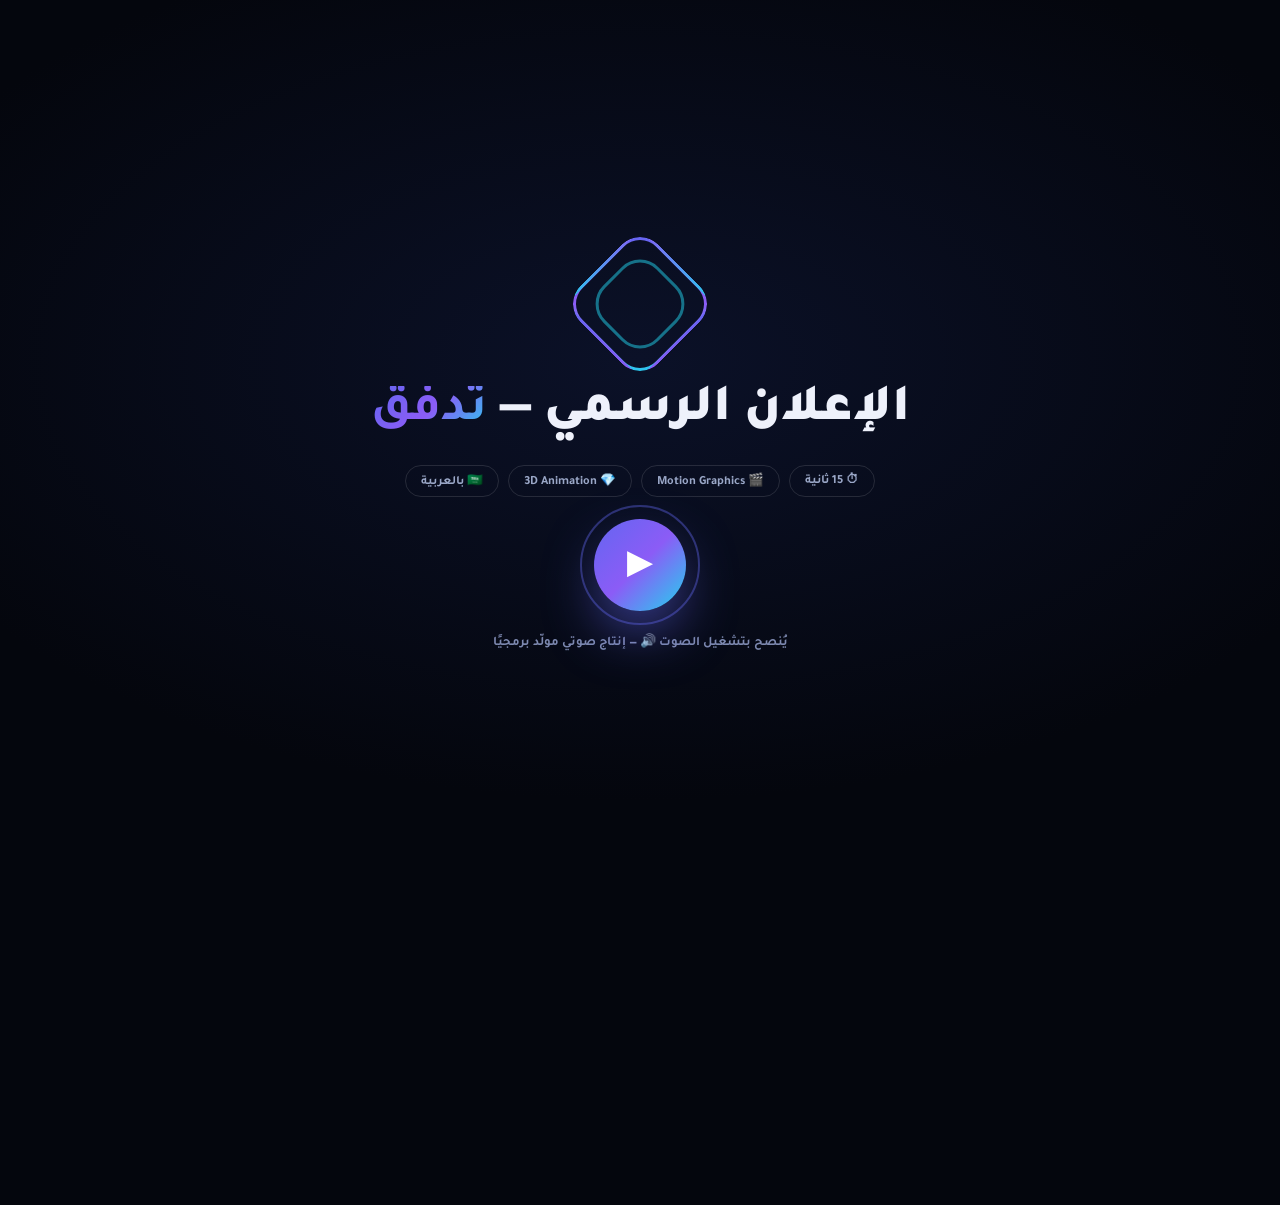
<file: ad.html>
<!DOCTYPE html>
<html lang="ar" dir="rtl">
<head>
<meta charset="UTF-8"/>
<meta name="viewport" content="width=device-width, initial-scale=1.0"/>
<title>تدفّق — الإعلان الرسمي | 15 ثانية سينمائي</title>
<link rel="icon" href="data:image/svg+xml,%3Csvg xmlns='http://www.w3.org/2000/svg' viewBox='0 0 100 100'%3E%3Ctext y='.9em' font-size='90'%3E%F0%9F%8E%AC%3C/text%3E%3C/svg%3E"/>
<link rel="preconnect" href="https://fonts.googleapis.com"/>
<link rel="preconnect" href="https://fonts.gstatic.com" crossorigin/>
<link href="https://fonts.googleapis.com/css2?family=Tajawal:wght@300;500;700;800;900&display=swap" rel="stylesheet"/>
<style>
*{margin:0;padding:0;box-sizing:border-box}
:root{
  --indigo:#818cf8; --indigo2:#6366f1; --cyan:#22d3ee; --violet:#a78bfa;
  --red:#fb7185; --text:#eef1fb; --bg:#04060d;
  --grad:linear-gradient(135deg,#6366f1 0%,#8b5cf6 50%,#22d3ee 100%);
}
html,body{height:100%;overflow:hidden;background:var(--bg);font-family:'Tajawal',system-ui,sans-serif;color:var(--text);-webkit-font-smoothing:antialiased;user-select:none}
button{font-family:inherit;cursor:pointer}
canvas{position:absolute;inset:0;width:100%;height:100%}
#fx{z-index:1}
#dom{position:absolute;inset:0;z-index:5;pointer-events:none}
#stage{position:absolute;inset:0;will-change:transform}

/* ─── التعليقات السينمائية (Kinetic Typography) ─── */
.cap{position:absolute;inset:0;display:flex;flex-direction:column;align-items:center;justify-content:center;text-align:center;gap:14px;pointer-events:none}
.cap .w{display:inline-block;opacity:0;filter:blur(16px);transform:translateY(52px) scale(.9);transition:opacity .8s cubic-bezier(.2,.9,.2,1),filter .8s cubic-bezier(.2,.9,.2,1),transform .8s cubic-bezier(.2,.9,.2,1)}
.cap.show .w{opacity:1;filter:blur(0);transform:none}
.cap:not(.show) .w{transition-duration:.35s!important;transition-delay:0s!important}
.cap1{top:0;font-size:clamp(26px,4.6vw,54px);font-weight:900;text-shadow:0 0 40px rgba(99,102,241,.45)}
.cap1 .em{background:linear-gradient(90deg,#fb7185,#f43f5e);-webkit-background-clip:text;background-clip:text;color:transparent}
.cap2{top:0;font-size:clamp(24px,4.2vw,50px);font-weight:900}
.cap2 .em{color:var(--red);text-shadow:0 0 34px rgba(251,113,133,.65)}
.cap3{top:0;font-size:clamp(40px,7vw,84px);font-weight:900;letter-spacing:1px}
.cap4{top:0}
.cap4 .big{font-size:clamp(96px,19vw,230px);font-weight:900;line-height:1;background:var(--grad);-webkit-background-clip:text;background-clip:text;color:transparent;filter:drop-shadow(0 0 46px rgba(99,102,241,.55));letter-spacing:-2px}
.cap4 .sub{font-size:clamp(15px,2vw,24px);font-weight:700;color:#b9c3e6;letter-spacing:6px}
.cap4.show .big.w{transform:none}
.capTop{position:absolute;top:0;left:0;right:0;display:flex;justify-content:center;padding-top:calc(8vh + 26px);pointer-events:none}
.capTop span{font-size:clamp(14px,1.7vw,21px);font-weight:800;letter-spacing:2px;color:#cdd6f4;background:rgba(99,102,241,.12);border:1px solid rgba(129,140,248,.35);padding:9px 22px;border-radius:99px;backdrop-filter:blur(8px);opacity:0;filter:blur(8px);transform:translateY(-24px);transition:.7s cubic-bezier(.2,.9,.2,1)}
.capTop.show span{opacity:1;filter:none;transform:none}
.capTop:not(.show) span{transition-duration:.3s}

/* ─── شرائح المزايا ─── */
.chip{position:absolute;display:flex;align-items:center;gap:12px;background:rgba(12,16,32,.72);border:1px solid rgba(129,140,248,.4);border-radius:18px;padding:14px 22px;font-size:clamp(13px,1.55vw,19px);font-weight:800;backdrop-filter:blur(14px);box-shadow:0 20px 50px -12px rgba(0,0,0,.6),0 0 0 1px rgba(255,255,255,.04) inset,0 0 34px -6px rgba(99,102,241,.35);opacity:0;transform:translateY(34px) scale(.75);transition:all .65s cubic-bezier(.34,1.56,.64,1);pointer-events:none;white-space:nowrap}
.chip .ci{font-size:1.5em;filter:drop-shadow(0 0 10px rgba(99,102,241,.7))}
.chip b{background:linear-gradient(90deg,#a5b4fc,#67e8f9);-webkit-background-clip:text;background-clip:text;color:transparent}
.chip.show{opacity:1;transform:none}
.chip.c1{top:24%;right:6%}
.chip.c2{top:47%;left:5%}
.chip.c3{bottom:20%;right:9%}
@media(max-width:760px){.chip{font-size:12px;padding:10px 14px}.chip.c1{right:4%}.chip.c3{right:6%}}

/* ─── الهاتف ثلاثي الأبعاد ─── */
#phone-stage{position:absolute;inset:0;z-index:6;display:grid;place-items:center;perspective:1400px;pointer-events:none}
#phone-float{transform-style:preserve-3d;animation:pfloat 6s ease-in-out infinite}
@keyframes pfloat{0%,100%{transform:translateY(-10px) rotateX(2deg)}50%{transform:translateY(12px) rotateX(-2deg)}}
#phone{
  width:min(300px,36vh);aspect-ratio:9/19;border-radius:44px;position:relative;
  background:linear-gradient(160deg,#141a30,#0a0e1d 60%);
  border:3px solid #303c63;box-shadow:0 60px 120px -30px rgba(0,0,0,.85),0 0 90px -18px rgba(99,102,241,.55),inset 0 0 0 6px #06080f,inset 0 0 24px rgba(99,102,241,.18);
  opacity:0;transform:translateY(58vh) rotateX(24deg) rotateY(34deg) scale(.72);
  transition:transform 1.25s cubic-bezier(.2,.85,.25,1),opacity .9s ease;overflow:hidden;
}
#phone.in{opacity:1;transform:translateY(0) rotateX(5deg) rotateY(-11deg) scale(1)}
#phone.out{opacity:0;transform:translateY(-30vh) rotateX(-14deg) rotateY(18deg) scale(.8);transition-duration:.8s}
#phone .notch{position:absolute;top:12px;left:50%;transform:translateX(-50%);width:34%;height:20px;border-radius:99px;background:#04060d;border:1px solid #1c2440;z-index:3}
.p-screen{position:absolute;inset:8px;border-radius:36px;background:radial-gradient(140% 90% at 50% -10%,#141c3a 0%,#080b16 55%);overflow:hidden;padding:16px 13px;display:flex;flex-direction:column;gap:10px}
.p-status{display:flex;justify-content:space-between;font-size:10px;color:#93a0c8;font-weight:700}
.p-hello{font-size:11px;color:#93a0c8;font-weight:500}
.p-hero{border-radius:16px;background:var(--grad);padding:12px 14px;position:relative;overflow:hidden}
.p-hero::after{content:"";position:absolute;inset:0;background:radial-gradient(120px 60px at 85% -20%,rgba(255,255,255,.35),transparent)}
.p-hero span{font-size:9.5px;opacity:.9;font-weight:500}
.p-hero b{display:block;font-size:19px;font-weight:900;margin-top:3px;letter-spacing:.3px}
.p-up{color:#6ee7b7;font-size:10px;font-weight:800;margin-top:4px;display:block}
.p-chart{display:block;width:100%;height:64px}
.p-chart path{stroke-dasharray:400;stroke-dashoffset:400;animation:dash 1.6s .45s cubic-bezier(.2,.8,.2,1) forwards;animation-play-state:paused}
.p-chart .fill{opacity:0;animation:fadein .8s 1.5s forwards, dash 1.6s .45s cubic-bezier(.2,.8,.2,1) forwards;animation-play-state:paused}
.p-row{display:flex;gap:10px;align-items:center}
.p-donut{width:52px;height:52px;border-radius:50%;background:conic-gradient(#34d399 0 34%,#22d3ee 0 62%,#8b5cf6 0 84%,#1b2340 0);position:relative;animation:spin 9s linear infinite;animation-play-state:paused}
.p-donut::after{content:"";position:absolute;inset:9px;border-radius:50%;background:#0a0e1d}
.p-bars{flex:1;display:flex;align-items:flex-end;gap:7px;height:52px}
.p-bars i{flex:1;border-radius:6px 6px 3px 3px;background:linear-gradient(180deg,#818cf8,#4f46e5);transform-origin:bottom;transform:scaleY(.05);animation:grow 1s cubic-bezier(.2,.8,.2,1) forwards;animation-play-state:paused}
.p-bars i:nth-child(2){background:linear-gradient(180deg,#22d3ee,#0e7490);animation-delay:1.25s}
.p-bars i:nth-child(3){background:linear-gradient(180deg,#34d399,#059669);animation-delay:1.45s}
.p-tx{display:flex;align-items:center;gap:9px;background:rgba(255,255,255,.05);border:1px solid rgba(255,255,255,.07);border-radius:12px;padding:8px 10px;font-size:10.5px;font-weight:700;opacity:0;transform:translateX(26px);animation:slidein .7s forwards;animation-play-state:paused}
.p-tx .a{margin-inline-start:auto;font-weight:900}
.p-tx .a.minus{color:var(--red)} .p-tx .a.plus{color:#34d399}
.p-tx.t1{animation-delay:.9s} .p-tx.t2{animation-delay:1.15s}
#phone.in .p-chart path,#phone.in .p-chart .fill{animation-play-state:running}
#phone.in .p-donut{animation-play-state:running}
#phone.in .p-bars i{animation-play-state:running}
#phone.in .p-tx{animation-play-state:running}
@keyframes dash{to{stroke-dashoffset:0}}
@keyframes fadein{to{opacity:1}}
@keyframes spin{to{transform:rotate(360deg)}}
@keyframes grow{to{transform:scaleY(1)}}
@keyframes slidein{to{opacity:1;transform:none}}

/* ─── الختام ─── */
#outro{position:absolute;inset:0;z-index:7;display:flex;flex-direction:column;align-items:center;justify-content:center;gap:14px;pointer-events:none}
#outro>*{opacity:0;transform:translateY(36px);filter:blur(10px);transition:all .8s cubic-bezier(.2,.9,.25,1)}
#outro.show>*{opacity:1;transform:none;filter:none}
#outro .o-mark{width:86px;height:86px;filter:drop-shadow(0 0 34px rgba(99,102,241,.7))}
#outro .o-name{font-size:clamp(64px,10vw,120px);font-weight:900;line-height:1;background:var(--grad);-webkit-background-clip:text;background-clip:text;color:transparent;letter-spacing:-1px}
#outro .o-tag{font-size:clamp(18px,2.6vw,30px);font-weight:800;color:#dbe3ff}
#outro .o-tag .em{color:var(--cyan)}
#outro .o-cta{pointer-events:auto;margin-top:10px;background:var(--grad);color:#fff;border:none;font-size:clamp(15px,1.9vw,21px);font-weight:900;padding:15px 42px;border-radius:99px;box-shadow:0 18px 44px -10px rgba(99,102,241,.8);animation:pulse 2s ease-in-out infinite}
@keyframes pulse{0%,100%{transform:scale(1)}50%{transform:scale(1.05)}}
#outro .o-url{font-size:clamp(12px,1.5vw,16px);color:#8f9bc4;font-weight:700;letter-spacing:1px}
#outro .o-free{font-size:clamp(11px,1.3vw,14px);color:#6ee7b7;font-weight:800}
#outro.show .o-mark{transition-delay:.05s}#outro.show .o-name{transition-delay:.18s}
#outro.show .o-tag{transition-delay:.34s}#outro.show .o-cta{transition-delay:.5s}
#outro.show .o-url{transition-delay:.62s}#outro.show .o-free{transition-delay:.7s}

/* ─── مؤثرات ما بعد التصوير ─── */
#vignette{position:absolute;inset:0;z-index:8;pointer-events:none;background:radial-gradient(120% 90% at 50% 50%,transparent 55%,rgba(2,4,10,.55) 100%)}
#grain{z-index:9;pointer-events:none;opacity:.08;mix-blend-mode:overlay;image-rendering:pixelated}
#flash{position:absolute;inset:0;z-index:10;pointer-events:none;background:#fff;opacity:0}
.bar{position:absolute;left:0;right:0;height:8vh;background:#000;z-index:11;pointer-events:none}
.bar.top{top:0}.bar.bot{bottom:0}
#progress{position:absolute;bottom:8vh;left:0;right:0;height:3px;z-index:12;background:rgba(255,255,255,.08)}
#progress i{display:block;height:100%;width:0;background:var(--grad);box-shadow:0 0 12px rgba(99,102,241,.9)}
#hud{position:absolute;bottom:calc(8vh + 14px);left:18px;z-index:13;display:flex;gap:9px;opacity:.55;transition:.3s}
#hud:hover{opacity:1}
#hud button{width:38px;height:38px;border-radius:11px;background:rgba(10,14,26,.7);border:1px solid rgba(255,255,255,.14);color:#cdd6f4;font-size:15px;backdrop-filter:blur(8px)}
#hud button:hover{background:rgba(99,102,241,.3)}

/* ─── بوابة التشغيل ─── */
#gate{position:absolute;inset:0;z-index:50;background:radial-gradient(90% 70% at 50% 40%,#0b1128 0%,#04060d 70%);display:flex;flex-direction:column;align-items:center;justify-content:center;gap:22px;transition:opacity .6s,visibility .6s}
#gate.off{opacity:0;visibility:hidden}
.g-mark{width:110px;height:110px;position:relative;transform:rotate(45deg)}
.g-mark::before,.g-mark::after{content:"";position:absolute;inset:0;border-radius:26px;border:3px solid transparent}
.g-mark::before{background:var(--grad);-webkit-mask:linear-gradient(#000 0 0) padding-box,linear-gradient(#000 0 0);-webkit-mask-composite:xor;mask-composite:exclude;animation:gspin 7s linear infinite}
.g-mark::after{inset:16px;border-color:rgba(34,211,238,.5);animation:gspin 5s linear infinite reverse}
@keyframes gspin{to{transform:rotate(360deg)}}
.g-wave{position:absolute;inset:26px;display:grid;place-items:center;transform:rotate(-45deg)}
.g-wave svg{width:44px;overflow:visible}
.g-wave path{stroke:#eef1fb;stroke-width:2.4;fill:none;stroke-linecap:round;stroke-dasharray:80;stroke-dashoffset:80;animation:draww 3s ease-in-out infinite}
@keyframes draww{50%{stroke-dashoffset:0}100%{stroke-dashoffset:-80}}
#gate h1{font-size:clamp(30px,4.6vw,52px);font-weight:900}
#gate h1 b{background:var(--grad);-webkit-background-clip:text;background-clip:text;color:transparent}
#gate .g-meta{display:flex;gap:9px;flex-wrap:wrap;justify-content:center}
#gate .g-meta span{font-size:12.5px;font-weight:700;color:#9aa7c7;border:1px solid rgba(255,255,255,.12);border-radius:99px;padding:6px 15px}
#play{width:92px;height:92px;border-radius:50%;border:none;background:var(--grad);color:#fff;font-size:34px;display:grid;place-items:center;box-shadow:0 24px 60px -12px rgba(99,102,241,.85);transition:.3s;position:relative}
#play:hover{transform:scale(1.09)}
#play::after{content:"";position:absolute;inset:-14px;border-radius:50%;border:2px solid rgba(99,102,241,.4);animation:ripple 1.8s ease-out infinite}
@keyframes ripple{from{transform:scale(.8);opacity:1}to{transform:scale(1.35);opacity:0}}
#gate .g-note{font-size:13px;color:#7d89b0;font-weight:600}

/* ─── بطاقة النهاية ─── */
#endcard{position:absolute;inset:0;z-index:40;display:flex;align-items:flex-end;justify-content:center;padding-bottom:calc(8vh + 34px);opacity:0;visibility:hidden;transition:.7s}
#endcard.on{opacity:1;visibility:visible}
#endcard .e-row{display:flex;gap:12px}
#endcard button,#endcard a{border:none;text-decoration:none;display:inline-flex;align-items:center;gap:8px;font-size:15px;font-weight:800;padding:13px 28px;border-radius:99px;transition:.25s}
#endcard .e-again{background:rgba(12,16,32,.8);color:#dbe3ff;border:1px solid rgba(129,140,248,.4);backdrop-filter:blur(10px)}
#endcard .e-again:hover{background:rgba(99,102,241,.3)}
#endcard .e-open{background:var(--grad);color:#fff;box-shadow:0 14px 34px -8px rgba(99,102,241,.7)}
#endcard .e-open:hover{transform:translateY(-2px)}
</style>
</head>
<body>

<div id="stage">
  <canvas id="fx"></canvas>

  <div id="dom">
    <div class="cap cap1" id="cap1"><span class="w" style="transition-delay:.0s">أموالُك</span> <span class="w em" style="transition-delay:.12s">تتبخّر…</span> <span class="w" style="transition-delay:.26s">وأنت لا تدري؟</span></div>
    <div class="cap cap2" id="cap2"><span class="w" style="transition-delay:0s">فوضى المصاريف</span> <span class="w em" style="transition-delay:.14s">تسرق أحلامك</span></div>
    <div class="cap cap3" id="cap3"><span class="w">توقّف.</span></div>
    <div class="cap cap4" id="cap4">
      <span class="w big">تدفّق</span>
      <span class="w sub" style="transition-delay:.22s">حيثُ يعودُ المالُ إلى نصابه</span>
    </div>
    <div class="capTop" id="capTop"><span>منصّة مالية مدعومة بالذكاء الاصطناعي</span></div>
    <div class="chip c1" id="chip1"><span class="ci">🧠</span><span><b>تحليلات ذكية</b> تقرأ عاداتك</span></div>
    <div class="chip c2" id="chip2"><span class="ci">🔁</span><span>معاملاتك <b>تُسجَّل تلقائيًا</b></span></div>
    <div class="chip c3" id="chip3"><span class="ci">🎯</span><span>أهداف <b>تتحقّق أمام عينيك</b></span></div>
  </div>

  <div id="phone-stage">
    <div id="phone-float">
      <div id="phone">
        <div class="notch"></div>
        <div class="p-screen">
          <div class="p-status"><span>9:41</span><span>▮▮▮ 🔋</span></div>
          <div>
            <div class="p-hello">صباح الخير 👋 رصيدك اليوم</div>
            <div class="p-hero"><span>💠 الرصيد الحالي</span><b>28,381 ر.س</b><span class="p-up">▲ 12% توفير هذا الشهر</span></div>
          </div>
          <svg class="p-chart" viewBox="0 0 200 64" preserveAspectRatio="none">
            <defs><linearGradient id="pg" x1="0" y1="0" x2="0" y2="1"><stop offset="0" stop-color="#818cf8" stop-opacity=".45"/><stop offset="1" stop-color="#818cf8" stop-opacity="0"/></linearGradient></defs>
            <path class="fill" d="M6 50 C30 44 40 20 62 26 S96 52 118 38 150 8 172 16 190 10 194 12 L194 62 L6 62 Z" fill="url(#pg)" stroke="none"/>
            <path d="M6 50 C30 44 40 20 62 26 S96 52 118 38 150 8 172 16 190 10 194 12" fill="none" stroke="#a5b4fc" stroke-width="2.6" stroke-linecap="round"/>
          </svg>
          <div class="p-row">
            <div class="p-donut"></div>
            <div class="p-bars"><i style="height:52%"></i><i style="height:80%"></i><i style="height:100%"></i></div>
          </div>
          <div class="p-tx t1"><span>🍜</span><span>طعام ومشروبات</span><span class="a minus">−120</span></div>
          <div class="p-tx t2"><span>💼</span><span>راتب شهري 🔁</span><span class="a plus">+8,500</span></div>
        </div>
      </div>
    </div>
  </div>

  <div id="outro">
    <svg class="o-mark" viewBox="0 0 48 48" fill="none">
      <defs><linearGradient id="og" x1="0" y1="0" x2="1" y2="1"><stop offset="0" stop-color="#818cf8"/><stop offset="1" stop-color="#22d3ee"/></linearGradient></defs>
      <path d="M24 4 44 24 24 44 4 24Z" stroke="url(#og)" stroke-width="2.6" stroke-linejoin="round"/>
      <path d="M13 27c4-9 9 9 13 0s8 8 9-1" stroke="url(#og)" stroke-width="2.6" stroke-linecap="round"/>
    </svg>
    <div class="o-name">تدفّق</div>
    <div class="o-tag">مالُك… <span class="em">تحت سيطرتك</span></div>
    <button class="o-cta" onclick="window.open('https://lock2666.github.io/tadafuq/','_blank')">جرّبه الآن — مجانًا</button>
    <div class="o-url">lock2666.github.io/tadafuq</div>
    <div class="o-free">بدون تسجيل • يعمل دون اتصال • بياناتك لا تغادر جهازك</div>
  </div>

  <div id="vignette"></div>
  <canvas id="grain"></canvas>
  <div id="flash"></div>
  <div class="bar top"></div>
  <div class="bar bot"></div>
  <div id="progress"><i id="pbar"></i></div>
  <div id="hud">
    <button id="mute" title="كتم الصوت">🔊</button>
    <button id="replayHud" title="إعادة (R)">⟲</button>
  </div>
</div>

<div id="gate">
  <div class="g-mark"><div class="g-wave"><svg viewBox="0 0 44 24"><path d="M4 15 C10 2 15 24 22 12 S33 20 40 8"/></svg></div></div>
  <h1>الإعلان الرسمي — <b>تدفّق</b></h1>
  <div class="g-meta"><span>⏱ 15 ثانية</span><span>🎬 Motion Graphics</span><span>💎 3D Animation</span><span>🇸🇦 بالعربية</span></div>
  <button id="play" title="تشغيل">▶</button>
  <div class="g-note">يُنصح بتشغيل الصوت 🔊 — إنتاج صوتي مولّد برمجيًا</div>
</div>

<div id="endcard">
  <div class="e-row">
    <button class="e-again" id="againBtn">⟲ إعادة التشغيل</button>
    <a class="e-open" href="https://lock2666.github.io/tadafuq/" target="_blank">💠 افتح التطبيق</a>
  </div>
</div>

<script>
'use strict';
/* ═══════════════════════════════════════════════════
   تدفّق — إعلان سينمائي 15 ثانية
   محرك Canvas 3D + تايبوغرافيا حركية + صوت مولّد
   ═══════════════════════════════════════════════════ */
const $ = s => document.querySelector(s);
const clamp = (v,a,b) => Math.max(a, Math.min(b, v));
const lerp  = (a,b,t) => a + (b-a)*t;
const easeO = t => 1 - Math.pow(1-t, 3);
const easeI = t => t*t*t;
const TAU = Math.PI*2;

const fx = $('#fx'), ctx = fx.getContext('2d');
const grain = $('#grain'), gctx = grain.getContext('2d');
let W=0, H=0, DPR=1, u=1;

function resize(){
  DPR = Math.min(2, devicePixelRatio||1);
  W = innerWidth; H = innerHeight;
  for (const c of [fx, grain]){ c.width=W*DPR; c.height=H*DPR; }
  ctx.setTransform(DPR,0,0,DPR,0,0);
  gctx.setTransform(DPR,0,0,DPR,0,0);
  u = Math.min(W,H)/1000;
}
resize(); addEventListener('resize', resize);

/* ─── جدول الزمن ─── */
const SC = { intro:0, chaos:2.6, forge:5.2, product:8.0, outro:12.0 };
const DUR = 15;
const FLASHES = [ {t:2.6,v:.14},{t:5.2,v:.16},{t:6.8,v:.85},{t:8.0,v:.18},{t:12.0,v:.4},{t:14.55,v:.2} ];
const SHAKES  = [ {t:6.8,a:16},{t:12.0,a:9},{t:14.55,a:5} ];

/* ─── كرات توهج مرسومة مسبقًا (أداء عالٍ) ─── */
function makeSprite(color){
  const s = document.createElement('canvas'); s.width = s.height = 64;
  const c = s.getContext('2d');
  const g = c.createRadialGradient(32,32,0,32,32,32);
  g.addColorStop(0,'#ffffff');
  g.addColorStop(.25,color);
  g.addColorStop(1,color+'00');
  c.fillStyle = g; c.fillRect(0,0,64,64);
  return s;
}
const SPR = {
  indigo: makeSprite('#818cf8'),
  cyan:   makeSprite('#22d3ee'),
  violet: makeSprite('#a78bfa'),
  white:  makeSprite('#dbe4ff'),
  red:    makeSprite('#fb7185'),
};

/* ─── البلور (ثماني الأوجه) ─── */
const OCT_V = [[0,-1,0],[0,1,0],[1,0,0],[-1,0,0],[0,0,1],[0,0,-1]];
const OCT_E = [[0,2],[0,3],[0,4],[0,5],[1,2],[1,3],[1,4],[1,5],[2,4],[4,3],[3,5],[5,2]];
function rot3(p, ry, rx){
  const cy=Math.cos(ry), sy=Math.sin(ry), cx=Math.cos(rx), sx=Math.sin(rx);
  let x = p[0]*cy + p[2]*sy, z = -p[0]*sy + p[2]*cy, y = p[1];
  const y2 = y*cx - z*sx, z2 = y*sx + z*cx;
  return [x, y2, z2];
}

/* ─── الجسيمات ─── */
const N = 880;
const parts = [];
(function initParts(){
  // أدوار: 0-259 أضلاع البلور | 260-299 الموجة | 300-449 هالة داخلية | 450+ فضاء بعيد
  for (let i=0;i<N;i++){
    let role, local=[0,0,0];
    if (i<260){
      role='crystal';
      const e = OCT_E[i % 12], k = (i/12 % 1)*0.92 + .04;
      const a = OCT_V[e[0]], b = OCT_V[e[1]];
      local = [lerp(a[0],b[0],k), lerp(a[1],b[1],k), lerp(a[2],b[2],k)];
    } else if (i<300){
      role='wave';
      const k = (i-260)/40, x = (k-.5)*1.1;
      local = [x, .34*Math.sin(k*TAU*1.2), 0];
    } else if (i<450){
      role='inner';
      const th = Math.random()*TAU, ph = Math.acos(2*Math.random()-1), r = .35+Math.random()*.3;
      local = [r*Math.sin(ph)*Math.cos(th), r*Math.sin(ph)*Math.sin(th), r*Math.cos(ph)];
    } else {
      role='far';
      const th = Math.random()*TAU, ph = Math.acos(2*Math.random()-1), r = 1.6+Math.random()*1.6;
      local = [r*Math.sin(ph)*Math.cos(th), r*Math.sin(ph)*Math.sin(th), r*Math.cos(ph)];
    }
    const s1=Math.random(),s2=Math.random(),s3=Math.random(),s4=Math.random();
    const spr = s1<.38?SPR.indigo : s1<.7?SPR.cyan : s1<.85?SPR.violet : SPR.white;
    parts.push({x:(Math.random()-.5)*W, y:(Math.random()-.5)*H, z:(Math.random()-.5)*800,
      local, role, spr, red: s2>.82, s1,s2,s3,s4,
      size: (role==='crystal'? 3.2 : role==='wave'? 3.8 : 2.2) + s3*2.6});
  }
})();

/* ─── الكاميرا والاسقاط ─── */
let camZ = -520;
function project(x,y,z){
  const f = 900;
  const s = f/(f + z - camZ);
  return { x: W/2 + x*s, y: H/2 + y*s, s };
}

/* ─── أرقام الفوضى ─── */
const NUMS = [];
(function(){
  const txts = ['−1,250','−320','−89','−750','−45','−1,900','−260','−130','−540','−99','−420','−1,100','−70','−380'];
  for (let i=0;i<txts.length;i++){
    const fromR = i%2===0;
    NUMS.push({txt:txts[i], born: 2.75 + i*.13, dur: 1.15 + (i%3)*.25,
      x0: fromR ? W+140 : -140, y0: H*(.12+.76*((i*37)%100/100)),
      vx: (fromR?-1:1)*(W*.42+((i*53)%100/100)*W*.36)/1000,
      vy: (((i*29)%100/100)-.5)*H*.0006,
      rot: (((i*61)%100/100)-.5)*1.4, sz: 26+((i*17)%100/100)*30});
  }
})();

/* ─── موجات الصدمة ─── */
const waves = [];

/* ─── حلقة الرسم ─── */
let t0 = null, playing = false, raf = null, grainTick = 0;
const debug = {t:0};

function sceneAt(t){
  if (t < SC.chaos)  return 'intro';
  if (t < SC.forge)  return 'chaos';
  if (t < SC.product)return 'forge';
  if (t < SC.outro)  return 'product';
  return 'outro';
}

function formationTarget(p, t, scene){
  // هدف كل جسيم حسب المشهد
  if (scene === 'intro'){
    const prog = clamp(t/SC.chaos, 0, 1);
    const ang = p.s1*TAU + t*(.9 + p.s2*1.1);
    const rad = (0.16 + .8*p.s3) * u*360 * (1 - prog*.22);
    return { x: Math.cos(ang)*rad, y: Math.sin(ang*1.3)*u*240*Math.sin(t*.8+p.s4*6), z: (p.s4-.5)*420 };
  }
  if (scene === 'chaos'){
    // مشي عشوائي متقطع (حتمي عبر floor للزمن)
    const step = Math.floor(t/.38), r = n => { const x = Math.sin(n*127.1 + p.s1*311.7 + step*74.7)*43758.5453; return x - Math.floor(x); };
    return { x:(r(1)-.5)*W*1.1, y:(r(2)-.5)*H*1.1, z:(r(3)-.5)*500 };
  }
  if (scene === 'forge'){
    const ry = t*.55, rx = Math.sin(t*.5)*.3;
    const grow = easeO(clamp((t-5.35)/1.15, 0, 1));
    const R = u*205*(.25+.75*grow);
    let local = p.local;
    if (p.role==='wave') local = [local[0], .34*Math.sin(local[0]*TAU*1.2 + t*3.2), 0]; // موجة حية
    const q = rot3(local, ry, rx);
    return { x:q[0]*R, y:q[1]*R, z:q[2]*R };
  }
  if (scene === 'product'){
    // حقل نجوم هادئ + حلقات مدارية خفيفة
    const drift = t*.05;
    if (p.role==='crystal'){
      const ring = p.s1>.5 ? 1 : 2;
      const ang = p.s2*TAU + t*(.16*ring), rr = u*(ring===1?430:560);
      return { x:Math.cos(ang)*rr, y:Math.sin(ang)*rr*.32, z:Math.sin(ang)*rr*.8 - 200 };
    }
    return { x:(p.s1-.5)*W*1.6 + drift*30, y:(p.s2-.5)*H*1.6, z:200 + p.s3*900 };
  }
  // outro: مدار حول الشعار
  const ang = p.s1*TAU + t*(.25 + p.s2*.25);
  const rr = u*(180 + p.s3*320);
  return { x:Math.cos(ang)*rr, y:Math.sin(ang)*rr*.4, z:Math.sin(ang)*rr };
}

const K = { intro:.055, chaos:.16, forge:.08, product:.035, outro:.05 };

function drawCrystalWire(t, scene){
  let alpha = 0;
  if (scene==='forge') alpha = clamp((t-5.5)/1.0, 0, 1);
  if (scene==='product') alpha = clamp(1-(t-SC.product)/.7, 0, 1);
  if (alpha<=0) return;
  const ry = t*.55, rx = Math.sin(t*.5)*.3;
  const R = u*205*(.25+.75*easeO(clamp((t-5.35)/1.15,0,1)));
  const P = OCT_V.map(v => { const q = rot3(v, ry, rx); const pr = project(q[0]*R, q[1]*R, q[2]*R); return pr; });
  ctx.save();
  ctx.globalCompositeOperation = 'lighter';
  ctx.lineJoin = 'round';
  const g = ctx.createLinearGradient(W/2-u*220, 0, W/2+u*220, 0);
  g.addColorStop(0,'#6366f1'); g.addColorStop(.5,'#a78bfa'); g.addColorStop(1,'#22d3ee');
  for (const pass of [[7, .16],[2.4, .95]]){
    ctx.strokeStyle = g; ctx.globalAlpha = alpha*pass[1]; ctx.lineWidth = pass[0]*u;
    ctx.beginPath();
    for (const [a,b] of OCT_E){ ctx.moveTo(P[a].x,P[a].y); ctx.lineTo(P[b].x,P[b].y); }
    ctx.stroke();
  }
  // لمعان الرؤوس
  ctx.globalAlpha = alpha;
  for (const pr of P){
    const s = 26*u*pr.s;
    ctx.drawImage(SPR.white, pr.x-s/2, pr.y-s/2, s, s);
  }
  ctx.restore();
}

function drawNumbers(t, scene){
  if (scene!=='chaos' && scene!=='forge') return;
  ctx.save();
  ctx.globalCompositeOperation = 'lighter';
  ctx.textAlign='center'; ctx.textBaseline='middle';
  for (const n of NUMS){
    const age = t - n.born;
    if (age<0 || age>n.dur) continue;
    const k = age/n.dur;
    const x = n.x0 + n.vx*age*1000, y = n.y0 + n.vy*age*1000;
    const alpha = Math.sin(Math.PI*clamp(k,0,1))*.9;
    ctx.save();
    ctx.translate(x,y); ctx.rotate(n.rot*k);
    ctx.font = `900 ${n.sz*u+8}px Tajawal, sans-serif`;
    ctx.fillStyle = `rgba(251,113,133,${alpha})`;
    ctx.shadowColor = 'rgba(251,113,133,.9)'; ctx.shadowBlur = 26*u;
    ctx.fillText(n.txt, 0, 0);
    ctx.restore();
  }
  ctx.restore();
}

function drawWaves(t){
  ctx.save(); ctx.globalCompositeOperation='lighter';
  for (const w of waves){
    const age = t - w.t0;
    if (age<0 || age>1){ continue; }
    const r = easeO(age)*w.max*u, a = (1-age)*.8;
    for (const [lw, aa] of [[14, a*.35],[4, a]]){
      ctx.beginPath(); ctx.arc(W/2,H/2,r,0,TAU);
      ctx.strokeStyle = `rgba(139,152,255,${aa})`; ctx.lineWidth = lw*u;
      ctx.stroke();
    }
  }
  ctx.restore();
}

function drawGlowBase(t, scene){
  // توهج مركزي حسب المشهد
  let color = 'rgba(99,102,241,', inten = .16;
  if (scene==='chaos'){ color='rgba(244,63,94,'; inten=.2; }
  if (scene==='forge'){ inten = .3 + .1*Math.sin(t*6); }
  if (scene==='product'){ inten=.24; }
  if (scene==='outro'){ inten=.26; }
  const g = ctx.createRadialGradient(W/2,H/2,0,W/2,H/2,Math.max(W,H)*.62);
  g.addColorStop(0, color+(inten)+')');
  g.addColorStop(1, color+'0)');
  ctx.fillStyle = g; ctx.fillRect(0,0,W,H);
}

function drawParticles(t, scene){
  ctx.save();
  ctx.globalCompositeOperation = 'lighter';
  const k = K[scene];
  for (const p of parts){
    const tgt = formationTarget(p, t, scene);
    p.x = lerp(p.x, tgt.x, k); p.y = lerp(p.y, tgt.y, k); p.z = lerp(p.z, tgt.z, k);
    // ارتعاش دائم خفيف
    const wob = Math.sin(t*2.6 + p.s4*40)*2.2*u;
    const pr = project(p.x + wob, p.y + Math.cos(t*2.2 + p.s1*40)*2.2*u, p.z);
    let spr = p.spr, sz = p.size;
    if (scene==='chaos' && p.red){ spr = SPR.red; sz = p.size*1.2; }
    if (scene==='forge' && p.role==='far') sz = p.size*.7;
    const size = sz*u*3.6*pr.s;
    let a = clamp(pr.s*1.15, .05, 1);
    if (scene==='product' && p.role!=='far') a *= .5;
    ctx.globalAlpha = a;
    ctx.drawImage(spr, pr.x-size/2, pr.y-size/2, size, size);
  }
  ctx.restore();
}

/* حبيبات الفيلم */
const gnv = document.createElement('canvas'); gnv.width=160; gnv.height=90;
const gnctx = gnv.getContext('2d');
function drawGrain(){
  if ((grainTick++ % 3)===0){
    const img = gnctx.createImageData(160,90);
    const d = img.data;
    for (let i=0;i<d.length;i+=4){ const v = Math.random()*255|0; d[i]=d[i+1]=d[i+2]=v; d[i+3]=34; }
    gnctx.putImageData(img,0,0);
  }
  gctx.clearRect(0,0,W,H);
  gctx.drawImage(gnv, Math.random()*-20, Math.random()*-20, W+40, H+40);
}

/* ─── محرك الزمن ─── */
function now(){ return playing ? (performance.now()-t0)/1000 : 0; }

function domSync(t){
  const has = (id, cond) => $(id).classList.toggle('show', cond);
  has('#cap1', t>=.45 && t<2.4);
  has('#cap2', t>=2.95 && t<5.05);
  has('#cap3', t>=5.45 && t<6.65);
  has('#cap4', t>=6.85 && t<8.05);
  has('#capTop', t>=8.35 && t<11.85);
  has('#chip1', t>=8.65 && t<11.85);
  has('#chip2', t>=9.5  && t<11.85);
  has('#chip3', t>=10.35&& t<11.85);
  const ph = $('#phone');
  ph.classList.toggle('in',  t>=8.0 && t<12.0);
  ph.classList.toggle('out', t>=12.0);
  $('#outro').classList.toggle('show', t>=12.25);
  $('#pbar').style.width = clamp(t/DUR*100,0,100)+'%';
  // الوميض
  let fl = 0;
  for (const f of FLASHES){ const a = t - f.t; if (a>=0 && a<.5) fl = Math.max(fl, f.v*(1-a/.5)); }
  $('#flash').style.opacity = fl.toFixed(3);
  // الاهتزاز
  let sx=0, sy=0;
  for (const s of SHAKES){ const a = t - s.t; if (a>=0 && a<.45){ const d=(1-a/.45)*s.a*u*10; sx+=Math.sin(a*70)*d; sy+=Math.cos(a*90)*d*.8; } }
  $('#stage').style.transform = `translate(${sx}px,${sy}px)`;
}

function draw(t){
  const scene = sceneAt(t);
  // خلفية
  const bg = ctx.createLinearGradient(0,0,0,H);
  bg.addColorStop(0, scene==='chaos' ? '#0d060f' : '#05070f');
  bg.addColorStop(1, '#03050b');
  ctx.fillStyle = bg; ctx.fillRect(0,0,W,H);
  // كاميرا (دولي بطيء)
  const cams = [[0,-540],[2.6,-380],[5.2,-330],[8,-300],[12,-330]];
  for (let i=0;i<cams.length-1;i++){
    if (t>=cams[i][0] && t<=cams[i+1][0]){
      const p = easeO((t-cams[i][0])/(cams[i+1][0]-cams[i][0]));
      camZ = lerp(cams[i][1], cams[i+1][1], p); break;
    }
  }
  drawGlowBase(t, scene);
  drawWaves(t);
  drawParticles(t, scene);
  drawCrystalWire(t, scene);
  drawNumbers(t, scene);
  drawGrain();
}

function loop(){
  const t = now();
  debug.t = t;
  if (t >= DUR){ finish(); return; }
  draw(t); domSync(t);
  raf = requestAnimationFrame(loop);
}

/* ─── الصوت المولّد (WebAudio) ─── */
let AC=null, master=null, noiseBuf=null, live=[];
let muted=false;
function ensureAudio(){
  if (AC) return;
  AC = new (window.AudioContext||window.webkitAudioContext)();
  master = AC.createGain(); master.gain.value = muted?0:.85;
  const comp = AC.createDynamicsCompressor();
  comp.threshold.value=-18; comp.ratio.value=6;
  master.connect(comp); comp.connect(AC.destination);
  noiseBuf = AC.createBuffer(1, AC.sampleRate*2, AC.sampleRate);
  const d = noiseBuf.getChannelData(0);
  for (let i=0;i<d.length;i++) d[i]=Math.random()*2-1;
}
function track(n){ live.push(n); return n; }
function tone({type='sine', f0=440, f1=0, at=0, dur=.4, vol=.2, attack=.01, filt=0}){
  const o = AC.createOscillator(); o.type=type;
  o.frequency.setValueAtTime(f0, at);
  if (f1) o.frequency.exponentialRampToValueAtTime(Math.max(1,f1), at+dur);
  const g = AC.createGain();
  g.gain.setValueAtTime(0,at);
  g.gain.linearRampToValueAtTime(vol, at+attack);
  g.gain.exponentialRampToValueAtTime(.0001, at+dur);
  let dest = master;
  if (filt){ const lp=AC.createBiquadFilter(); lp.type='lowpass'; lp.frequency.value=filt; o.connect(g); g.connect(lp); lp.connect(master); }
  else { o.connect(g); g.connect(master); }
  o.start(at); o.stop(at+dur+.05);
  track(o);
}
function noise({at=0, dur=.3, vol=.2, f0=800, f1=0, q=1, type='bandpass'}){
  const src = AC.createBufferSource(); src.buffer=noiseBuf; src.loop=true;
  const bp = AC.createBiquadFilter(); bp.type=type; bp.Q.value=q;
  bp.frequency.setValueAtTime(f0,at);
  if (f1) bp.frequency.exponentialRampToValueAtTime(f1, at+dur);
  const g = AC.createGain();
  g.gain.setValueAtTime(0,at);
  g.gain.linearRampToValueAtTime(vol, at+.02);
  g.gain.exponentialRampToValueAtTime(.0001, at+dur);
  src.connect(bp); bp.connect(g); g.connect(master);
  src.start(at); src.stop(at+dur+.05);
  track(src);
}
function scheduleAudio(){
  const t = AC.currentTime + .08;
  // درون سينمائي عميق طوال المدة
  const lp = AC.createBiquadFilter(); lp.type='lowpass'; lp.frequency.value=260;
  const dg = AC.createGain(); dg.gain.setValueAtTime(0,t); dg.gain.linearRampToValueAtTime(.14,t+1.2);
  dg.gain.setValueAtTime(.14,t+13.6); dg.gain.linearRampToValueAtTime(0,t+15.2);
  lp.connect(dg); dg.connect(master);
  for (const [f,v] of [[55,'sawtooth'],[55.6,'sawtooth'],[27.5,'sine']]){
    const o=AC.createOscillator(); o.type=v; o.frequency.value=f;
    const g=AC.createGain(); g.gain.value=.5;
    o.connect(g); g.connect(lp); o.start(t); o.stop(t+15.3); track(o);
  }
  // نبض قلب خفيف في الافتتاحية
  for (let i=0;i<6;i++) tone({type:'sine',f0:64,f1:40,at:t+.3+i*.42,dur:.22,vol:.1,filt:200});
  // فوضى: دقات متنافرة
  for (let i=0;i<7;i++) tone({type:'square',f0:180+((i*97)%160),at:t+2.7+i*.31,dur:.13,vol:.035,filt:900});
  // رايزر نحو التحول
  noise({at:t+5.15, dur:1.6, vol:.16, f0:260, f1:3600, q:1.4});
  tone({type:'sine',f0:90,f1:640,at:t+5.15,dur:1.6,vol:.09});
  // الصدم الكبرى + لمعان
  tone({type:'sine',f0:170,f1:36,at:t+6.75,dur:.6,vol:.8,filt:400});
  noise({at:t+6.75,dur:.4,vol:.3,f0:900,f1:120,type:'lowpass'});
  const plink=[880,1108,1318,1760,2217,2637];
  plink.forEach((f,i)=>tone({type:'sine',f0:f,at:t+6.85+i*.09,dur:.5,vol:.09}));
  // دخول المنتج
  tone({type:'sine',f0:120,f1:52,at:t+8.0,dur:.35,vol:.3,filt:300});
  // نقرات الشرائح
  for (const tt of [8.65,9.5,10.35]) tone({type:'square',f0:1900,at:t+tt,dur:.035,vol:.06,filt:2600});
  // الختام: صدمة + وسادة هارمونية
  tone({type:'sine',f0:150,f1:40,at:t+12.0,dur:.55,vol:.6,filt:360});
  noise({at:t+12.0,dur:.3,vol:.2,f0:600,f1:100,type:'lowpass'});
  for (const [f,v,d] of [[220,.05,2.9],[277,.04,2.9],[330,.04,2.9],[415,.03,2.6]]){
    const o=AC.createOscillator(); o.type='triangle'; o.frequency.value=f;
    const g=AC.createGain(); g.gain.setValueAtTime(0,t+11.95);
    g.gain.linearRampToValueAtTime(v,t+12.6);
    g.gain.linearRampToValueAtTime(0,t+11.95+d);
    o.connect(g); g.connect(master); o.start(t+11.95); o.stop(t+15); track(o);
  }
  // اللمسة الأخيرة
  tone({type:'sine',f0:96,f1:48,at:t+14.55,dur:.45,vol:.4,filt:300});
}
function stopAudio(){ for (const n of live){ try{ n.stop(); }catch(e){} } live=[]; }

/* ─── التشغيل ─── */
function resetShow(){
  ['#cap1','#cap2','#cap3','#cap4','#capTop','#chip1','#chip2','#chip3','#outro'].forEach(s=>$(s).classList.remove('show'));
  $('#phone').classList.remove('in','out');
  $('#endcard').classList.remove('on');
  waves.length = 0;
  waves.push({t0:6.8,max:1500},{t0:6.92,max:1500},{t0:12.0,max:1000});
}
function startShow(withAudio){
  resetShow();
  if (withAudio){ ensureAudio(); AC.resume().catch(()=>{}); stopAudio(); scheduleAudio(); }
  t0 = performance.now();
  playing = true;
  cancelAnimationFrame(raf);
  raf = requestAnimationFrame(loop);
}
function finish(){
  playing = false;
  cancelAnimationFrame(raf);
  domSync(DUR-.001);
  draw(DUR-.001);
  $('#endcard').classList.add('on');
}

$('#play').addEventListener('click', ()=>{ $('#gate').classList.add('off'); startShow(true); });
$('#againBtn').addEventListener('click', ()=> startShow(true));
$('#replayHud').addEventListener('click', ()=> startShow(true));
$('#mute').addEventListener('click', e=>{
  muted = !muted;
  e.currentTarget.textContent = muted ? '🔇' : '🔊';
  if (master) master.gain.setTargetAtTime(muted?0:.85, AC.currentTime, .03);
});
addEventListener('keydown', e=>{
  if (e.key==='m'||e.key==='M') $('#mute').click();
  if (e.key==='r'||e.key==='R') startShow(true);
  if (e.key===' '){ e.preventDefault(); if (!playing){ $('#gate').classList.add('off'); startShow(true);} }
});

/* أدوات فحص (لا تؤثر على المستخدم) */
window.__seek = s => { if(!playing){t0=performance.now()-s*1000; playing=true;} else t0=performance.now()-s*1000; $('#endcard').classList.remove('on'); cancelAnimationFrame(raf); raf=requestAnimationFrame(loop); };
window.__ad = debug;

/* رسم خلفية ساكنة قبل التشغيل */
draw(0.001); drawGrain();
</script>
</body>
</html>
</file>
<file: css/style.css>
/* ═══════════════════════════════════════════════
   تدفّق — التنسيقات الكاملة
   ═══════════════════════════════════════════════ */
*{margin:0;padding:0;box-sizing:border-box}

:root{
  --bg:#060913;
  --bg2:#0c1224;
  --surface:rgba(255,255,255,.04);
  --surface2:rgba(255,255,255,.07);
  --surface3:rgba(148,163,184,.16);
  --grid-c:rgba(148,163,184,.14);
  --border:rgba(255,255,255,.08);
  --border2:rgba(255,255,255,.16);
  --text:#eef1fb;
  --text2:#98a3c3;
  --text3:#687394;
  --p1:#6366f1;
  --good:#34d399;
  --bad:#fb7185;
  --warn:#fbbf24;
  --ac:#22d3ee;
  --grad:linear-gradient(135deg,#6366f1 0%,#8b5cf6 50%,#22d3ee 100%);
  --shadow:0 24px 70px -20px rgba(0,0,0,.6);
  --r:20px;
  --glass:blur(18px);
}
html[data-theme="light"]{
  --bg:#edf0f9;
  --bg2:#ffffff;
  --surface:rgba(255,255,255,.65);
  --surface2:rgba(255,255,255,.95);
  --surface3:rgba(20,30,70,.09);
  --grid-c:rgba(20,30,70,.1);
  --border:rgba(20,30,70,.1);
  --border2:rgba(20,30,70,.2);
  --text:#171e33;
  --text2:#5a6584;
  --text3:#8b94ad;
  --shadow:0 24px 60px -24px rgba(30,40,90,.28);
}

html{scroll-behavior:smooth}
html,body{height:100%}
body{
  font-family:'Tajawal',system-ui,-apple-system,sans-serif;
  background:var(--bg);
  color:var(--text);
  overflow-x:hidden;
  transition:background .4s,color .4s;
  -webkit-font-smoothing:antialiased;
}
body.no-scroll{overflow:hidden}
::selection{background:rgba(99,102,241,.35)}
button{font-family:inherit}
:focus-visible{outline:2px solid var(--p1);outline-offset:2px}

::-webkit-scrollbar{width:10px;height:10px}
::-webkit-scrollbar-track{background:transparent}
::-webkit-scrollbar-thumb{background:var(--surface3);border-radius:99px;border:2px solid transparent;background-clip:padding-box}
::-webkit-scrollbar-thumb:hover{background:var(--border2);background-clip:padding-box;border:2px solid transparent}

/* ═══ الخلفية الحية ═══ */
#bg-canvas{position:fixed;inset:0;z-index:0;pointer-events:none}
.orb{
  position:fixed;border-radius:50%;filter:blur(90px);opacity:.55;
  z-index:0;pointer-events:none;animation:orbFloat 18s ease-in-out infinite alternate;
}
.orb-a{width:480px;height:480px;background:radial-gradient(circle,rgba(99,102,241,.5),transparent 65%);top:-140px;right:-120px}
.orb-b{width:420px;height:420px;background:radial-gradient(circle,rgba(34,211,238,.4),transparent 65%);bottom:-160px;left:-120px;animation-delay:-6s}
.orb-c{width:360px;height:360px;background:radial-gradient(circle,rgba(139,92,246,.3),transparent 65%);top:38%;left:44%;animation-delay:-12s}
html[data-theme="light"] .orb{opacity:.35}
@keyframes orbFloat{from{transform:translate(0,0) scale(1)}to{transform:translate(40px,-30px) scale(1.14)}}

.cursor-glow{
  position:fixed;width:520px;height:520px;border-radius:50%;pointer-events:none;z-index:1;
  background:radial-gradient(circle,rgba(99,102,241,.11),transparent 60%);
  transform:translate(-50%,-50%);left:-600px;top:-600px;
}
@media (pointer:coarse){.cursor-glow{display:none}}
html[data-theme="light"] .cursor-glow{display:none}

#confetti-canvas{position:fixed;inset:0;z-index:90;pointer-events:none}

/* ═══ شاشة البداية ═══ */
#splash{
  position:fixed;inset:0;z-index:100;background:var(--bg);
  display:flex;align-items:center;justify-content:center;
  transition:opacity .65s ease,visibility .65s;
}
#splash.hide{opacity:0;visibility:hidden}
.splash-inner{text-align:center}
.splash-logo{width:88px;height:88px;filter:drop-shadow(0 0 26px rgba(99,102,241,.55));animation:logoPop 1s cubic-bezier(.2,.8,.2,1) both}
@keyframes logoPop{from{transform:scale(.5) rotate(-12deg);opacity:0}to{transform:none;opacity:1}}
.draw{stroke-dasharray:180;stroke-dashoffset:180;animation:drawLine 1.3s .15s ease forwards}
.draw.d2{stroke-dasharray:60;stroke-dashoffset:60;animation-delay:.55s}
@keyframes drawLine{to{stroke-dashoffset:0}}
#splash h1{
  font-size:42px;font-weight:900;margin-top:18px;
  background:var(--grad);-webkit-background-clip:text;background-clip:text;color:transparent;
}
#splash p{color:var(--text2);font-size:14.5px;margin-top:4px}
.splash-bar{width:190px;height:3px;background:var(--surface2);border-radius:99px;margin:28px auto 0;overflow:hidden}
.splash-bar span{display:block;height:100%;width:0;background:var(--grad);border-radius:99px;animation:loadbar 1.5s .2s ease forwards}
@keyframes loadbar{to{width:100%}}

/* ═══ الهيكل العام ═══ */
.app{position:relative;z-index:2;display:grid;grid-template-columns:264px 1fr;min-height:100vh}

/* — الشريط الجانبي — */
.sidebar{
  position:sticky;top:0;height:100vh;
  display:flex;flex-direction:column;gap:18px;padding:22px 16px;
  border-inline-end:1px solid var(--border);
  background:linear-gradient(180deg,rgba(255,255,255,.03),transparent);
}
html[data-theme="light"] .sidebar{background:linear-gradient(180deg,rgba(255,255,255,.5),transparent)}

.brand{display:flex;gap:12px;align-items:center;padding:4px 8px}
.brand-mark{
  width:42px;height:42px;border-radius:14px;background:var(--grad);
  display:grid;place-items:center;color:#fff;flex:none;
  box-shadow:0 8px 24px -6px rgba(99,102,241,.55);
}
.brand-mark svg{width:24px;height:24px}
.brand b{font-size:19px;font-weight:800;display:block;line-height:1.2}
.brand span{display:block;font-size:11px;color:var(--text2)}

.nav{display:flex;flex-direction:column;gap:4px;flex:1}
.nav-item{
  display:flex;align-items:center;gap:12px;padding:11px 14px;
  border:none;background:transparent;color:var(--text2);
  font-size:14.5px;font-weight:500;border-radius:14px;cursor:pointer;
  transition:.25s;width:100%;text-align:right;
}
.nav-item svg{width:19px;height:19px;flex:none}
.nav-item:hover{color:var(--text);background:var(--surface)}
.nav-item.active{
  color:var(--text);font-weight:700;
  background:linear-gradient(135deg,rgba(99,102,241,.28),rgba(34,211,238,.12));
  box-shadow:inset 0 0 0 1px rgba(99,102,241,.4);
}
html[data-theme="light"] .nav-item.active{background:linear-gradient(135deg,rgba(99,102,241,.14),rgba(34,211,238,.08));color:var(--p1)}

.side-card{
  position:relative;overflow:hidden;padding:16px;border-radius:16px;
  background:var(--grad);color:#fff;box-shadow:var(--shadow);
}
.side-card span{font-size:12px;opacity:.88}
.side-card b{display:block;font-size:19px;margin-top:5px;font-weight:800;letter-spacing:.3px}
.side-card-glow{position:absolute;inset:0;background:radial-gradient(400px 200px at 85% -20%,rgba(255,255,255,.3),transparent);pointer-events:none}

/* — المحتوى — */
.main{padding:26px 30px 40px;min-width:0}
.topbar{
  display:flex;justify-content:space-between;align-items:center;gap:16px;
  margin-bottom:24px;flex-wrap:wrap;
}
.page-head h2{font-size:26px;font-weight:800;letter-spacing:.2px}
.page-head p{color:var(--text2);font-size:13.5px;margin-top:3px}
.topbar-actions{display:flex;gap:10px;align-items:center}

.app-footer{
  margin-top:34px;padding-top:18px;border-top:1px solid var(--border);
  color:var(--text3);font-size:12px;text-align:center;
}

/* — الصفحات — */
.page{display:none}
.page.active{display:block;animation:pageIn .45s cubic-bezier(.2,.8,.2,1)}
@keyframes pageIn{from{opacity:0;transform:translateY(14px)}to{opacity:1;transform:none}}

/* ═══ الأزرار ═══ */
.btn{
  display:inline-flex;align-items:center;justify-content:center;gap:8px;
  border:none;font-size:14px;font-weight:700;padding:11px 20px;
  border-radius:13px;cursor:pointer;transition:.25s;
}
.btn svg{width:16px;height:16px}
.btn-primary{background:var(--grad);color:#fff;box-shadow:0 10px 26px -8px rgba(99,102,241,.6)}
.btn-primary:hover{transform:translateY(-2px);box-shadow:0 16px 34px -8px rgba(99,102,241,.75)}
.btn-ghost{background:var(--surface2);color:var(--text);border:1px solid var(--border)}
.btn-ghost:hover{border-color:var(--border2);transform:translateY(-1px)}
.btn-danger{background:linear-gradient(135deg,#f43f5e,#fb7185);color:#fff;box-shadow:0 10px 26px -8px rgba(244,63,94,.5)}
.btn-danger:hover{transform:translateY(-2px)}

.icon-btn{
  width:40px;height:40px;display:grid;place-items:center;border-radius:12px;
  background:var(--surface2);border:1px solid var(--border);color:var(--text2);
  cursor:pointer;transition:.25s;flex:none;
}
.icon-btn:hover{color:var(--text);border-color:var(--border2);transform:translateY(-1px)}
.icon-btn svg{width:17px;height:17px}

.btn-row{display:flex;gap:10px;flex-wrap:wrap}
.page-actions{display:flex;justify-content:flex-start;margin-bottom:16px}

/* ═══ البطاقات ═══ */
.card{
  background:var(--surface);border:1px solid var(--border);border-radius:var(--r);
  padding:22px;backdrop-filter:var(--glass);-webkit-backdrop-filter:var(--glass);
  box-shadow:0 10px 40px -18px rgba(0,0,0,.35);
  transition:border-color .3s,transform .3s;
}
.card:hover{border-color:var(--border2)}
.card h3{
  font-size:15.5px;font-weight:800;margin-bottom:16px;
  display:flex;align-items:center;justify-content:space-between;gap:10px;flex-wrap:wrap;
}
.card h3 .link{
  font-size:12.5px;color:var(--ac);cursor:pointer;font-weight:600;
  background:none;border:none;padding:4px 8px;border-radius:8px;transition:.2s;
}
.card h3 .link:hover{background:rgba(34,211,238,.1)}

.muted{font-size:12.5px;color:var(--text3);line-height:1.8;margin-top:12px}
.income-c{color:var(--good)!important}
.expense-c{color:var(--bad)!important}

/* — بطاقات الإحصاءات — */
.stats-grid{display:grid;grid-template-columns:repeat(4,1fr);gap:16px;margin-bottom:20px}
.stat{position:relative;overflow:hidden}
.stat .s-top{display:flex;justify-content:space-between;align-items:center;color:var(--text2);font-size:12.5px;font-weight:600}
.stat .s-icon{
  width:38px;height:38px;border-radius:11px;display:grid;place-items:center;font-size:17px;
  background:var(--surface2);border:1px solid var(--border);
}
.stat .s-val{font-size:25px;font-weight:900;margin:13px 0 4px;letter-spacing:.3px;font-feature-settings:"tnum"}
.stat .s-val small{font-size:13px;color:var(--text2);font-weight:600}
.stat .s-sub{font-size:11.5px;color:var(--text2);display:flex;align-items:center;gap:7px;flex-wrap:wrap}
.stat.hero::after{
  content:"";position:absolute;inset:0;pointer-events:none;
  background:linear-gradient(115deg,transparent 32%,rgba(255,255,255,.07) 50%,transparent 68%);
  transform:translateX(-160%);animation:shine 6s ease infinite;
}
@keyframes shine{0%,55%{transform:translateX(-160%)}100%{transform:translateX(160%)}}

.trend{display:inline-flex;align-items:center;gap:4px;padding:2px 9px;border-radius:99px;font-size:11px;font-weight:800}
.trend.up{color:var(--good);background:rgba(52,211,153,.13)}
.trend.down{color:var(--bad);background:rgba(251,113,133,.13)}

.grid-2{display:grid;grid-template-columns:1.55fr 1fr;gap:16px;margin-bottom:20px}
.grid-2.equal{grid-template-columns:1fr 1fr}

/* — الرسوم البيانية — */
#line-canvas,#bar-canvas{width:100%;display:block}
#line-canvas{height:250px}
#bar-canvas{height:265px}

.legend-mini{display:inline-flex;gap:12px;align-items:center;font-size:11.5px;color:var(--text2);font-weight:600}
.legend-mini .dot{margin-inline-start:5px}
.dot{width:9px;height:9px;border-radius:3px;display:inline-block;flex:none}

.donut-wrap{position:relative;width:232px;margin:6px auto 12px}
#donut-canvas{width:232px;height:232px;display:block}
.donut-center{position:absolute;inset:0;display:flex;flex-direction:column;align-items:center;justify-content:center;text-align:center;pointer-events:none;padding:40px}
.donut-center b{font-size:19px;font-weight:900;font-feature-settings:"tnum"}
.donut-center span{font-size:11px;color:var(--text2);margin-top:3px}
.chart-tip{
  position:absolute;transform:translate(-50%,-120%);
  background:var(--bg2);border:1px solid var(--border2);color:var(--text);
  padding:7px 13px;border-radius:10px;font-size:12px;font-weight:600;
  pointer-events:none;opacity:0;transition:opacity .15s;white-space:nowrap;z-index:5;box-shadow:var(--shadow);
}
.legend-row{display:flex;align-items:center;gap:10px;padding:7px 6px;font-size:13px;border-radius:9px;transition:.2s;cursor:default}
.legend-row:hover{background:var(--surface)}
.legend-row .lr-val{margin-inline-start:auto;font-weight:800;font-size:12.5px;font-feature-settings:"tnum"}
.legend-row .lr-pct{color:var(--text3);font-size:11px;min-width:36px;text-align:left}

/* — صفوف المعاملات — */
.tx-list{display:flex;flex-direction:column;gap:4px}
.tx-row{display:flex;align-items:center;gap:12px;padding:10px 12px;border-radius:14px;transition:.2s}
.tx-row:hover{background:var(--surface)}
.tx-icon{
  width:40px;height:40px;border-radius:12px;background:var(--surface2);
  border:1px solid var(--border);display:grid;place-items:center;font-size:18px;flex:none;
}
.tx-info{min-width:0;flex:1}
.tx-info b{display:block;font-size:14px;font-weight:700;white-space:nowrap;overflow:hidden;text-overflow:ellipsis}
.tx-info span{font-size:11.5px;color:var(--text2)}
.tx-amount{font-weight:800;font-size:14.5px;white-space:nowrap;font-feature-settings:"tnum"}
.tx-amount small{font-size:10px;color:var(--text2);font-weight:600}
.tx-amount.income{color:var(--good)}
.tx-amount.expense{color:var(--bad)}
.tx-actions{display:flex;gap:6px;opacity:0;transform:translateX(-6px);transition:.25s}
.tx-row:hover .tx-actions{opacity:1;transform:none}
.tx-actions .icon-btn{width:32px;height:32px;border-radius:9px}
.tx-actions .icon-btn svg{width:14px;height:14px}
@media (pointer:coarse){.tx-actions{opacity:1;transform:none}}

/* — أشرطة التقدم — */
.bar{height:9px;background:var(--surface3);border-radius:99px;overflow:hidden}
.bar-fill{height:100%;border-radius:99px;background:var(--grad);width:0;transition:width 1.1s cubic-bezier(.2,.8,.2,1)}
.bar-fill.warn{background:linear-gradient(90deg,#fbbf24,#f97316)}
.bar-fill.over{background:linear-gradient(90deg,#fb7185,#f43f5e)}

/* — الميزانيات — */
.budget-list{display:flex;flex-direction:column;gap:10px}
.budget-row{
  display:flex;gap:14px;align-items:center;padding:14px 16px;border-radius:16px;
  background:var(--surface);border:1px solid var(--border);transition:.25s;
}
.budget-row:hover{border-color:var(--border2)}
.budget-row.over{
  border-color:rgba(251,113,133,.4);
  box-shadow:0 0 0 1px rgba(251,113,133,.12),0 12px 30px -14px rgba(251,113,133,.3);
}
.b-main{flex:1;min-width:0}
.b-line{display:flex;align-items:center;gap:10px;margin-bottom:9px}
.b-line b{font-size:14px;font-weight:800}
.b-nums{color:var(--text2);font-size:12.5px;margin-inline-start:auto;font-feature-settings:"tnum";white-space:nowrap}
.b-edit-btn{width:30px;height:30px;border-radius:8px}
.b-edit-btn svg{width:13px;height:13px}
.b-edit{display:flex;gap:6px;align-items:center;margin-inline-start:auto}
.b-edit input{width:110px;padding:6px 10px;font-size:13px}
.btn-mini{
  background:var(--grad);border:none;color:#fff;border-radius:8px;
  padding:6px 12px;font-size:12px;font-weight:700;cursor:pointer;transition:.2s;
}
.btn-mini.ghostb{background:var(--surface2);color:var(--text2);border:1px solid var(--border)}
.btn-mini:hover{transform:translateY(-1px)}
.b-sub{font-size:11.5px;color:var(--text3);margin-top:7px;font-feature-settings:"tnum"}
.bad-c{color:var(--bad);font-weight:700}
.budget-total-flex{display:flex;gap:20px;align-items:center;flex-wrap:wrap}

/* — الحلقات — */
.ring-wrap{position:relative;flex:none}
.ring-wrap svg{width:100%;height:100%;transform:rotate(-90deg);display:block}
.ring-bg{fill:none;stroke:var(--surface3)}
.ring-val{fill:none;stroke-linecap:round;transition:stroke-dashoffset 1.2s cubic-bezier(.2,.8,.2,1)}
.ring-txt{position:absolute;inset:0;display:grid;place-items:center;font-weight:900;font-size:16px;font-feature-settings:"tnum"}

/* — الأهداف — */
.goals-grid{display:grid;grid-template-columns:repeat(auto-fill,minmax(300px,1fr));gap:16px}
.goal-card{display:flex;gap:18px;align-items:center}
.goal-card.done{border-color:rgba(52,211,153,.4)}
.g-body{flex:1;min-width:0}
.g-top{display:flex;justify-content:space-between;align-items:center;gap:8px}
.g-top b{font-size:15px;font-weight:800;white-space:nowrap;overflow:hidden;text-overflow:ellipsis}
.g-actions{display:flex;gap:6px;opacity:0;transition:.25s;flex:none}
.goal-card:hover .g-actions{opacity:1}
.g-actions .icon-btn{width:30px;height:30px;border-radius:8px}
.g-actions .icon-btn svg{width:13px;height:13px}
@media (pointer:coarse){.g-actions{opacity:1}}
.g-nums b{font-size:17px;font-weight:900;font-feature-settings:"tnum"}
.g-nums span{color:var(--text2);font-size:12.5px;margin-inline-start:6px;font-feature-settings:"tnum"}
.g-meta{font-size:11.5px;color:var(--text3);margin:7px 0 13px;display:flex;gap:8px;flex-wrap:wrap}
.g-body .btn{padding:8px 18px;font-size:12.5px;border-radius:10px}
.g-done-badge{
  background:linear-gradient(135deg,rgba(52,211,153,.16),rgba(34,211,238,.1));
  border:1px solid rgba(52,211,153,.35);color:var(--good);
  padding:9px 15px;border-radius:11px;font-size:13px;font-weight:800;width:fit-content;
}
.goal-mini{margin-bottom:16px}
.goal-mini:last-child{margin-bottom:2px}
.gm-top{display:flex;justify-content:space-between;font-size:13px;margin-bottom:8px;font-weight:600}
.gm-top b{font-feature-settings:"tnum"}
.gm-sub{font-size:11.5px;color:var(--text3);margin-top:7px;display:block;font-feature-settings:"tnum"}

/* — التحليل الذكي — */
.insights{display:flex;flex-direction:column;gap:10px}
.insight{
  display:flex;gap:12px;align-items:flex-start;padding:14px 16px;border-radius:14px;
  background:var(--surface);border:1px solid var(--border);
  border-inline-start:3px solid var(--ac);
}
.insight.good{border-inline-start-color:var(--good)}
.insight.warn{border-inline-start-color:var(--warn)}
.insight.bad{border-inline-start-color:var(--bad)}
.insight .i-icon{font-size:20px;line-height:1.3}
.insight b{font-size:13.5px;display:block}
.insight p{font-size:12.5px;color:var(--text2);margin-top:4px;line-height:1.7;font-feature-settings:"tnum"}

/* — شريط الأدوات والفلاتر — */
.toolbar{display:flex;gap:10px;flex-wrap:wrap;margin-bottom:16px;align-items:center}
.toolbar input[type="search"]{flex:1;min-width:190px}
.toolbar select{width:auto;min-width:135px}
.pills{display:flex;gap:5px;background:var(--surface2);padding:4px;border-radius:12px}
.pill{
  border:none;background:transparent;color:var(--text2);padding:8px 15px;border-radius:9px;
  font-size:12.5px;font-weight:700;cursor:pointer;transition:.2s;
}
.pill.active{background:var(--grad);color:#fff;box-shadow:0 4px 14px -4px rgba(99,102,241,.6)}
.chips{display:flex;gap:8px;flex-wrap:wrap;margin-bottom:16px}
.chip{
  background:var(--surface);border:1px solid var(--border);border-radius:99px;
  padding:8px 15px;font-size:12.5px;color:var(--text2);font-weight:600;font-feature-settings:"tnum";
}
.chip b{margin-inline-start:5px}

/* — الحالات الفارغة — */
.empty{text-align:center;padding:42px 16px;color:var(--text2)}
.empty .e-icon{font-size:46px;margin-bottom:14px;filter:saturate(.85)}
.empty b{display:block;color:var(--text);font-size:15.5px;margin-bottom:5px}
.empty p{font-size:13px;margin-bottom:16px}

/* ═══ النماذج ═══ */
.field{display:flex;flex-direction:column;gap:7px;margin-bottom:15px}
.field label{font-size:12.5px;font-weight:700;color:var(--text2)}
input,select{
  width:100%;background:var(--surface2);border:1px solid var(--border);border-radius:12px;
  color:var(--text);font-family:inherit;font-size:14.5px;padding:11px 14px;outline:none;transition:.25s;
}
input:focus,select:focus{border-color:var(--p1);box-shadow:0 0 0 3px rgba(99,102,241,.22)}
input::placeholder{color:var(--text3)}
select{cursor:pointer;appearance:none;background-image:linear-gradient(45deg,transparent 50%,var(--text3) 50%),linear-gradient(135deg,var(--text3) 50%,transparent 50%);background-position:calc(0% + 18px) 50%,calc(0% + 13px) 50%;background-size:5px 5px;background-repeat:no-repeat;padding-left:38px}
select option{background:var(--bg2);color:var(--text)}
input[type="date"]::-webkit-calendar-picker-indicator{filter:invert(.65);cursor:pointer}
html[data-theme="light"] input[type="date"]::-webkit-calendar-picker-indicator{filter:none}
input[type="number"]::-webkit-outer-spin-button,input[type="number"]::-webkit-inner-spin-button{-webkit-appearance:none;margin:0}
input[type="number"]{-moz-appearance:textfield;appearance:textfield}

.amount-wrap{position:relative}
.amount-wrap input{padding-left:66px;font-size:16px;font-weight:700}
.amount-wrap span{position:absolute;left:15px;top:50%;transform:translateY(-50%);color:var(--text2);font-size:13px;font-weight:700;pointer-events:none}
.row-2{display:grid;grid-template-columns:1fr 1fr;gap:12px}

.type-toggle{display:grid;grid-template-columns:1fr 1fr;gap:8px;background:var(--surface2);padding:5px;border-radius:14px;margin-bottom:18px}
.type-btn{
  border:none;background:transparent;color:var(--text2);font-weight:800;font-size:14px;
  padding:10px;border-radius:10px;cursor:pointer;transition:.25s;
}
.type-btn.expense.active{background:linear-gradient(135deg,#f43f5e,#fb7185);color:#fff;box-shadow:0 6px 18px -6px rgba(244,63,94,.55)}
.type-btn.income.active{background:linear-gradient(135deg,#10b981,#34d399);color:#fff;box-shadow:0 6px 18px -6px rgba(16,185,129,.55)}
#th-light.active{background:linear-gradient(135deg,#f59e0b,#fbbf24);color:#fff}
#th-dark.active{background:linear-gradient(135deg,#4f46e5,#818cf8);color:#fff}

.swatches{display:flex;gap:10px;flex-wrap:wrap}
.swatch{width:34px;height:34px;border-radius:11px;border:2px solid transparent;cursor:pointer;transition:.2s}
.swatch.active{border-color:#fff;transform:scale(1.14);box-shadow:0 0 0 3px rgba(255,255,255,.18)}

.kbd-rows div{margin:9px 0;color:var(--text2);font-size:13.5px}
kbd{
  background:var(--surface2);border:1px solid var(--border);border-bottom-width:2.5px;
  border-radius:6px;padding:2px 9px;font-family:inherit;font-size:12px;font-weight:700;color:var(--text);
}

/* ═══ النوافذ المنبثقة ═══ */
.modal-backdrop{
  position:fixed;inset:0;z-index:60;background:rgba(4,7,16,.62);
  backdrop-filter:blur(9px);-webkit-backdrop-filter:blur(9px);
  display:flex;align-items:center;justify-content:center;padding:20px;
  opacity:0;visibility:hidden;transition:.3s;
}
.modal-backdrop.open{opacity:1;visibility:visible}
.modal{
  width:100%;max-width:480px;max-height:90vh;overflow-y:auto;
  background:var(--bg2);border:1px solid var(--border2);border-radius:24px;
  padding:24px;box-shadow:var(--shadow);
  transform:translateY(26px) scale(.97);transition:.35s cubic-bezier(.2,.8,.2,1);
}
.modal.small{max-width:390px}
.modal-backdrop.open .modal{transform:none}
.modal-head{display:flex;justify-content:space-between;align-items:center;margin-bottom:18px}
.modal-head h3{font-size:18px;font-weight:800}
.modal-foot{display:flex;gap:10px;margin-top:8px}
.modal-foot .btn{flex:1}
.confirm-msg{color:var(--text2);line-height:1.9;font-size:14px}
.dep-target{
  background:var(--surface);border:1px dashed var(--border2);border-radius:12px;
  padding:12px 16px;font-weight:800;font-size:14.5px;margin-bottom:16px;
}

/* ═══ الإشعارات ═══ */
.toasts{position:fixed;bottom:22px;left:22px;z-index:95;display:flex;flex-direction:column;gap:10px}
.toast{
  display:flex;align-items:center;gap:11px;background:var(--bg2);
  border:1px solid var(--border2);color:var(--text);padding:13px 18px;border-radius:14px;
  font-size:13.5px;font-weight:600;box-shadow:var(--shadow);max-width:330px;
  animation:toastIn .45s cubic-bezier(.2,.8,.2,1);
}
.toast.out{animation:toastOut .4s forwards}
.t-dot{width:8px;height:8px;border-radius:99px;background:var(--ac);flex:none}
.toast.success .t-dot{background:var(--good)}
.toast.error .t-dot{background:var(--bad)}
.toast.info .t-dot{background:var(--ac)}
@keyframes toastIn{from{transform:translateY(18px);opacity:0}to{transform:none;opacity:1}}
@keyframes toastOut{to{transform:translateY(10px);opacity:0}}

/* ═══ زر عائم ═══ */
.fab{
  position:fixed;bottom:92px;left:20px;width:56px;height:56px;border-radius:18px;
  background:var(--grad);color:#fff;border:none;cursor:pointer;z-index:45;
  display:none;place-items:center;box-shadow:0 14px 34px -8px rgba(99,102,241,.75);
  transition:.25s;
}
.fab svg{width:24px;height:24px}
.fab:hover{transform:translateY(-3px) scale(1.04)}

/* ═══ التجاوب ═══ */
@media (max-width:1100px){
  .stats-grid{grid-template-columns:repeat(2,1fr)}
}
@media (max-width:900px){
  .app{grid-template-columns:1fr}
  .sidebar{
    position:fixed;bottom:0;top:auto;right:0;left:0;height:auto;z-index:50;
    flex-direction:row;padding:7px 8px calc(7px + env(safe-area-inset-bottom));
    background:rgba(10,14,26,.88);backdrop-filter:blur(18px);-webkit-backdrop-filter:blur(18px);
    border:none;border-top:1px solid var(--border);
  }
  html[data-theme="light"] .sidebar{background:rgba(255,255,255,.9)}
  .brand,.side-card{display:none}
  .nav{flex-direction:row;justify-content:space-around;width:100%;gap:0}
  .nav-item{flex-direction:column;gap:5px;font-size:10px;padding:7px 4px;border-radius:12px;flex:1;justify-content:center}
  .nav-item svg{width:19px;height:19px}
  .nav-item span{font-size:9.5px}
  .main{padding:18px 16px 120px}
  .topbar-actions .btn-primary{display:none}
  .fab{display:grid}
  .stats-grid{grid-template-columns:repeat(2,1fr)}
  .grid-2,.grid-2.equal{grid-template-columns:1fr}
  .row-2{grid-template-columns:1fr}
  .toasts{left:14px;right:14px;bottom:88px}
  .toast{max-width:none}
  .page-head h2{font-size:21px}
}
@media (max-width:430px){
  .stats-grid{gap:10px}
  .stat .s-val{font-size:20px}
  .donut-wrap,#donut-canvas{width:200px;height:200px}
  .card{padding:17px}
  .goal-card{flex-direction:column;text-align:center}
  .g-top{justify-content:center}
  .g-actions{opacity:1}
  .toolbar select{min-width:110px}
}

@media (prefers-reduced-motion:reduce){
  *,*::before,*::after{animation-duration:.01ms!important;transition-duration:.01ms!important}
}

/* ═══════════════ v2.0 — إضافات ═══════════════ */
.hidden{display:none!important}

/* — مفتاح تشغيل/إيقاف — */
.switch{position:relative;display:inline-block;width:40px;height:22px;flex:none}
.switch input{opacity:0;width:0;height:0;position:absolute}
.switch .track{position:absolute;inset:0;background:var(--surface3);border-radius:99px;transition:.25s;cursor:pointer}
.switch .track::after{content:"";position:absolute;width:16px;height:16px;border-radius:50%;background:#fff;top:3px;right:3px;transition:.25s}
.switch input:checked + .track{background:var(--good)}
.switch input:checked + .track::after{transform:translateX(-18px)}

/* — صفوف المعاملات المتكررة — */
.rec-row{display:flex;align-items:center;gap:12px;padding:9px 12px;border-radius:13px;transition:.2s}
.rec-row:hover{background:var(--surface)}
.rec-row .rec-del{width:32px;height:32px;border-radius:9px}
.rec-row .rec-del svg{width:14px;height:14px}

/* — زر تراجع في الإشعار — */
.toast-action{
  background:rgba(99,102,241,.22);border:1px solid rgba(99,102,241,.45);color:#a5b4fc;
  border-radius:8px;padding:5px 13px;font-size:11.5px;font-weight:800;cursor:pointer;
  font-family:inherit;margin-inline-start:8px;flex:none;transition:.2s;
}
html[data-theme="light"] .toast-action{color:var(--p1)}
.toast-action:hover{background:rgba(99,102,241,.36);transform:translateY(-1px)}

/* — لوحة الأوامر — */
.modal.palette{max-width:560px;padding:0;overflow:hidden}
.pal-head{display:flex;align-items:center;gap:11px;padding:16px 18px;border-bottom:1px solid var(--border);font-size:17px}
.pal-head input{flex:1;background:transparent;border:none;outline:none;color:var(--text);font-family:inherit;font-size:15px;padding:4px 0}
.pal-head input::placeholder{color:var(--text3)}
.pal-kbd{font-size:10px;padding:2px 8px}
.pal-list{max-height:330px;overflow-y:auto;padding:8px}
.pal-group{font-size:10.5px;font-weight:800;color:var(--text3);padding:10px 12px 6px;letter-spacing:.4px}
.pal-item{display:flex;align-items:center;gap:12px;padding:10px 12px;border-radius:11px;cursor:pointer;font-size:13.5px;font-weight:600;color:var(--text)}
.pal-item .pi{width:30px;height:30px;border-radius:9px;background:var(--surface2);display:grid;place-items:center;font-size:14px;flex:none}
.pal-item.active{background:linear-gradient(135deg,rgba(99,102,241,.22),rgba(34,211,238,.1));box-shadow:inset 0 0 0 1px rgba(99,102,241,.3)}
.pal-item .hint{margin-inline-start:auto;font-size:10.5px;color:var(--text3);white-space:nowrap}
.pal-item .pv{margin-inline-start:auto;font-weight:800;font-size:12.5px;white-space:nowrap;font-feature-settings:"tnum"}
.pal-empty{padding:28px;text-align:center;color:var(--text3);font-size:13px}

/* — الخريطة الحرارية — */
.hm-dows{display:grid;grid-template-columns:repeat(7,1fr);gap:6px;margin-bottom:6px}
.hm-dows span{text-align:center;font-size:10px;color:var(--text3);font-weight:700}
.hm-grid{display:grid;grid-template-columns:repeat(7,1fr);gap:6px}
.hm-cell{aspect-ratio:1;min-height:34px;border-radius:10px;display:grid;place-items:center;font-size:11px;font-weight:700;color:var(--text2);cursor:default;transition:transform .15s;border:1px solid transparent;font-feature-settings:"tnum"}
.hm-cell:hover{transform:scale(1.1);z-index:2}
.hm-cell.today{border-color:var(--ac);color:var(--text)}
.hm-cell.offday{background:transparent;border:1px dashed var(--border);color:var(--text3)}
.hm-stats{display:flex;gap:8px;margin-top:14px;flex-wrap:wrap}
.hm-legend{display:flex;align-items:center;gap:5px;font-size:10.5px;color:var(--text3);margin-top:12px;justify-content:flex-end}
.hm-legend i{width:12px;height:12px;border-radius:4px;display:inline-block}

/* — محاكاة ماذا لو — */
.wi-row{display:flex;gap:16px;align-items:center;flex-wrap:wrap;margin-bottom:16px}
.wi-row select{max-width:200px}
input[type="range"]{
  -webkit-appearance:none;appearance:none;flex:1;min-width:170px;height:8px;border-radius:99px;
  background:linear-gradient(90deg,#34d399,#fbbf24,#fb7185);outline:none;cursor:pointer;
}
input[type="range"]::-webkit-slider-thumb{
  -webkit-appearance:none;width:22px;height:22px;border-radius:50%;background:#fff;
  border:3px solid var(--p1);cursor:pointer;box-shadow:0 2px 12px rgba(0,0,0,.35);transition:.15s;
}
input[type="range"]::-webkit-slider-thumb:hover{transform:scale(1.15)}
input[type="range"]::-moz-range-thumb{width:17px;height:17px;border-radius:50%;background:#fff;border:3px solid var(--p1);cursor:pointer}
.wi-val{font-size:14.5px;font-weight:800;min-width:110px;font-feature-settings:"tnum";white-space:nowrap}
.wi-result{background:var(--surface2);border:1px solid var(--border);border-radius:14px;padding:16px 18px;display:flex;gap:18px;align-items:center;flex-wrap:wrap}
.wi-date{font-size:20px;font-weight:900;background:var(--grad);-webkit-background-clip:text;background-clip:text;color:transparent}
.wi-sub{font-size:12px;color:var(--text2);margin-top:4px;font-feature-settings:"tnum"}

/* — تحديات الادخار — */
.ch-grid{display:grid;grid-template-columns:repeat(auto-fit,minmax(300px,1fr));gap:16px}
.ch-card{background:var(--surface);border:1px solid var(--border);border-radius:16px;padding:18px;display:flex;gap:16px;align-items:center;flex-wrap:wrap}
.ch-main{flex:1;min-width:160px}
.ch-title{font-weight:800;font-size:14.5px;display:flex;gap:8px;align-items:center}
.ch-sub{font-size:11.5px;color:var(--text3);margin:6px 0 10px;line-height:1.7;font-feature-settings:"tnum"}
.wk-grid{display:grid;grid-template-columns:repeat(8,1fr);gap:5px;margin-top:12px;width:100%}
.wk{aspect-ratio:1;border-radius:6px;border:1px solid var(--border);background:var(--surface2);font-size:9px;font-weight:700;color:var(--text3);cursor:pointer;transition:.15s;font-family:inherit;padding:0;min-height:0}
.wk:hover{transform:scale(1.15);border-color:var(--good);z-index:2}
.wk.on{background:linear-gradient(135deg,#10b981,#34d399);color:#fff;border-color:transparent;box-shadow:0 2px 8px -2px rgba(16,185,129,.5)}
.ch-cta{width:100%;margin-top:4px}
.ch-inline-goal{display:flex;align-items:center;gap:8px;font-size:12px;color:var(--text2)}
.ch-inline-goal input{width:60px;padding:5px 8px;font-size:12px;text-align:center}
.ns-days{display:flex;gap:4px;flex-wrap:wrap;margin-top:12px}
.ns-dot{width:13px;height:13px;border-radius:4px;background:var(--surface3)}
.ns-dot.on{background:var(--good)}
.ns-dot.today{box-shadow:0 0 0 2px var(--ac)}

@media (max-width:520px){
  .hm-cell{min-height:30px;font-size:10px}
  .wk-grid{gap:4px}
  .wi-row select{max-width:100%}
}
</file>
